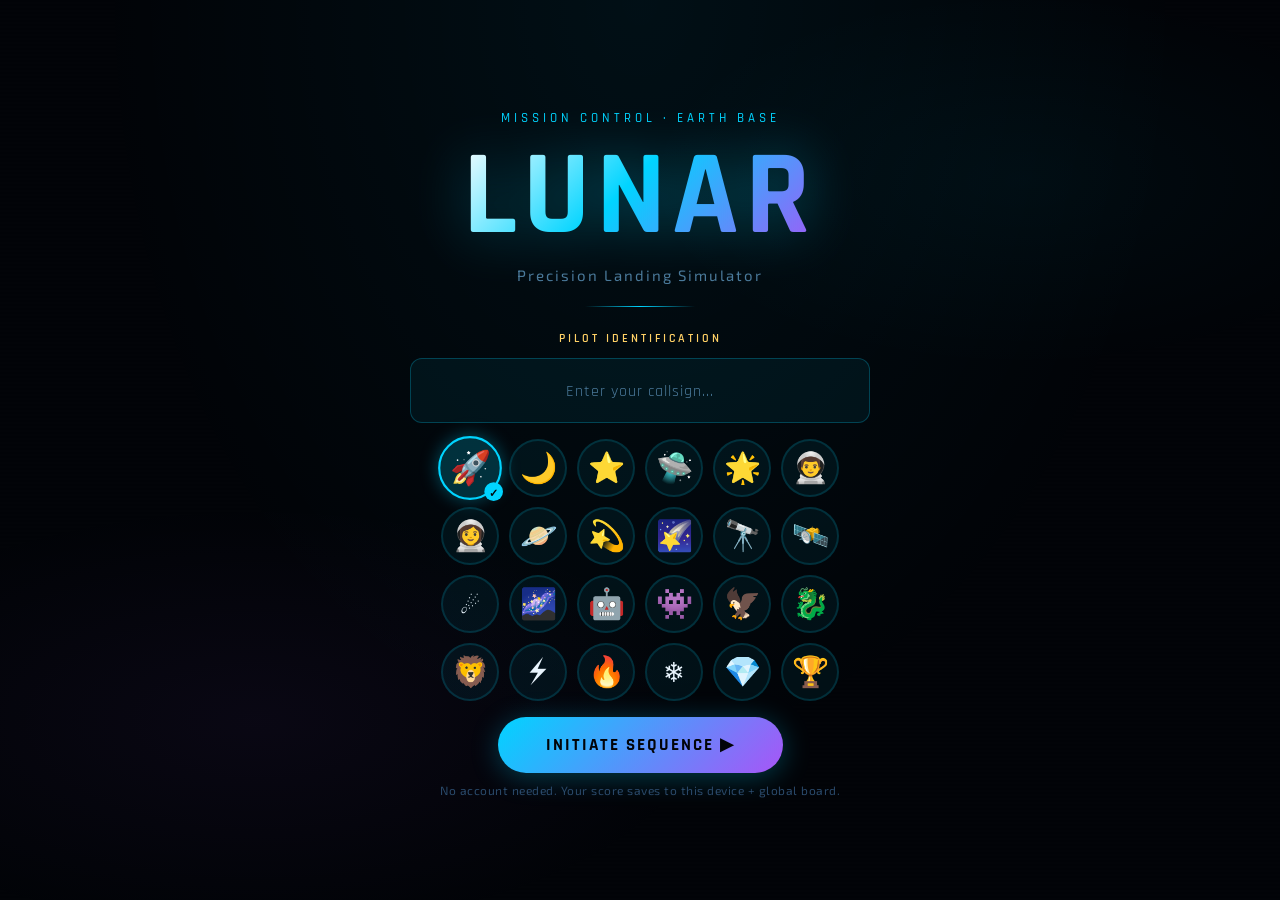
<file: index.html>
<!DOCTYPE html>
<html lang="en">
<head>
<meta charset="UTF-8">
<meta name="viewport" content="width=device-width, initial-scale=1.0, viewport-fit=cover">
<meta name="mobile-web-app-capable" content="yes">
<meta name="apple-mobile-web-app-capable" content="yes">
<meta name="theme-color" content="#020408">
<title>LUNAR — Moon Lander</title>
<link rel="preconnect" href="https://fonts.googleapis.com">
<link rel="preconnect" href="https://fonts.gstatic.com" crossorigin>
<link href="https://fonts.googleapis.com/css2?family=Rajdhani:wght@400;500;600;700&family=JetBrains+Mono:wght@400;700&family=Exo+2:wght@300;400;500;600&display=swap" rel="stylesheet">
<link rel="stylesheet" href="css/base.css">
<link rel="stylesheet" href="css/screens.css">
<link rel="stylesheet" href="css/game.css">
<link rel="stylesheet" href="css/leaderboard.css">
<link rel="stylesheet" href="css/profile.css">
<link rel="stylesheet" href="css/settings.css">
</head>
<body>

<!-- ─── Background Layers ─── -->
<canvas id="star-canvas"></canvas>
<div id="scanlines"></div>
<div id="nebula-bg"></div>

<!-- ══════════════════════════════════
     SCREEN: SPLASH (instant name grab)
════════════════════════════════════ -->
<div id="screen-splash" class="screen active">
  <div class="splash-inner">
    <div class="splash-badge">MISSION CONTROL · EARTH BASE</div>
    <div class="splash-logo">LUNAR</div>
    <div class="splash-tagline">Precision Landing Simulator</div>
    <div class="splash-divider"></div>
    <div class="splash-prompt">
      <div class="prompt-label">PILOT IDENTIFICATION</div>
      <input type="text" id="pilot-name-input" class="pilot-input" placeholder="Enter your callsign..." maxlength="16" autocomplete="off" spellcheck="false">
      <div class="avatar-grid" id="avatar-grid"></div>
      <button class="btn-primary" id="btn-confirm-pilot">INITIATE SEQUENCE ▶</button>
    </div>
    <div class="splash-note">No account needed. Your score saves to this device + global board.</div>
  </div>
</div>

<!-- ══════════════════════════════════
     SCREEN: HOME
════════════════════════════════════ -->
<div id="screen-home" class="screen hidden">
  <div class="home-inner">
    <div class="home-header">
      <div id="pilot-card" class="pilot-card">
        <div class="pilot-avatar" id="home-avatar">🚀</div>
        <div class="pilot-info">
          <div class="pilot-name" id="home-pilot-name">PILOT</div>
          <div class="pilot-rank" id="home-pilot-rank">CADET</div>
        </div>
        <div class="pilot-score-col">
          <div class="pilot-best-label">BEST</div>
          <div class="pilot-best" id="home-best-score">0</div>
        </div>
      </div>
    </div>

    <div class="home-title-wrap">
      <div class="home-badge">Mission Alpha · Apollo Zero</div>
      <div class="home-logo">LUNAR</div>
      <div class="home-sub">Precision Landing Simulator</div>
    </div>

    <div class="home-laws-panel">
      <div class="laws-title">⬡ Laws of the Mission</div>
      <div class="law"><span class="law-num">01</span><span>Land gently — V-Speed &lt;2.0 &amp; H-Speed &lt;1.5 or you crash.</span></div>
      <div class="law"><span class="law-num">02</span><span>Fuel is finite. Every burn costs. Plan your descent.</span></div>
      <div class="law"><span class="law-num">03</span><span>Land on the glowing pad only. Miss it and the moon claims you.</span></div>
      <div class="law"><span class="law-num">04</span><span>Perfect landings grant ×3 bonus. Chain them to multiply glory.</span></div>
      <div class="law"><span class="law-num">05</span><span>Higher levels add wind, turbulence, and tighter pads.</span></div>
    </div>

    <div class="home-keys key-legend">
      <div class="key-item"><span class="key">↑/W</span><span>Thrust</span></div>
      <div class="key-item"><span class="key">← →</span><span>Side</span></div>
      <div class="key-item"><span class="key">Space</span><span>Boost</span></div>
      <div class="key-item"><span class="key">R</span><span>Restart</span></div>
    </div>

    <div class="home-actions">
      <button class="btn-primary glow-btn" id="btn-play">▶ LAUNCH MISSION</button>
      <div class="home-secondary-btns">
        <button class="btn-secondary" id="btn-leaderboard">🏆 LEADERBOARD</button>
        <button class="btn-secondary" id="btn-settings">⚙ SETTINGS</button>
      </div>
    </div>
  </div>
  <div id="home-philosophy-bar" class="philosophy-bar"></div>
</div>

<!-- ══════════════════════════════════
     SCREEN: GAME
════════════════════════════════════ -->
<div id="screen-game" class="screen hidden">
  <!-- HUD -->
  <div id="hud">
    <button class="hud-home-btn" id="btn-hud-home">⌂</button>
    <div class="hud-group">
      <div class="hud-label">ALT</div>
      <div class="hud-val" id="hud-alt">---</div>
    </div>
    <div class="hud-group">
      <div class="hud-label">V-SPD</div>
      <div class="hud-val" id="hud-vspeed">---</div>
    </div>
    <div class="hud-group">
      <div class="hud-label">H-SPD</div>
      <div class="hud-val" id="hud-hspeed">---</div>
    </div>
    <div class="hud-fuel-col">
      <div class="hud-label">FUEL</div>
      <div class="hud-val" id="hud-fuel">100%</div>
      <div class="fuel-bar-bg"><div class="fuel-bar-fill" id="fuel-bar"></div></div>
    </div>
    <div class="hud-group">
      <div class="hud-label">SCORE</div>
      <div class="hud-val" id="hud-score">0</div>
    </div>
    <div class="level-badge" id="level-badge">LVL 1</div>
  </div>

  <canvas id="game-canvas"></canvas>

  <!-- Floating feedback -->
  <div id="streak-banner">🔥 STREAK ACTIVE</div>

  <!-- Result Modal -->
  <div id="msg-overlay">
    <div id="msg-box">
      <div class="msg-icon" id="msg-icon">🌙</div>
      <div class="msg-title" id="msg-title">TOUCHDOWN</div>
      <div class="msg-sub" id="msg-sub">Perfect approach</div>
      <div class="msg-score" id="msg-score">0</div>
      <div class="msg-score-label">MISSION SCORE</div>
      <div class="msg-breakdown" id="msg-breakdown"></div>
      <div class="msg-btns">
        <button class="btn-modal" id="btn-next">NEXT MISSION →</button>
        <button class="btn-modal secondary" id="btn-restart-modal">↺ RESTART</button>
        <button class="btn-modal tertiary" id="btn-modal-home">⌂ HOME</button>
      </div>
    </div>
  </div>

  <!-- Touch Gamepad -->
  <div id="touch-controls">
    <div class="tc-group">
      <div class="tbtn" id="tc-left">◀</div>
      <div class="tbtn" id="tc-right">▶</div>
    </div>
    <div class="tbtn gold" id="tc-up">▲</div>
    <div class="tbtn gold" id="tc-boost">⚡</div>
  </div>
</div>

<!-- ══════════════════════════════════
     SCREEN: LEADERBOARD
════════════════════════════════════ -->
<div id="screen-leaderboard" class="screen hidden">
  <div class="lb-inner">
    <div class="lb-header">
      <button class="back-btn" id="btn-lb-back">← BACK</button>
      <div class="lb-title">🏆 LEADERBOARD</div>
      <div class="lb-subtitle">GLOBAL RANKINGS</div>
    </div>
    <div class="lb-tabs">
      <button class="lb-tab active" data-tab="global">GLOBAL</button>
      <button class="lb-tab" data-tab="today">TODAY</button>
      <button class="lb-tab" data-tab="myrank">MY RANK</button>
    </div>
    <div class="lb-list" id="lb-list">
      <div class="lb-loading">Loading pilots...</div>
    </div>
    <div class="lb-footer-note">Scores are based on: Accuracy · Fuel · Speed · Level · Streak</div>
  </div>
</div>

<!-- ══════════════════════════════════
     SCREEN: SETTINGS
════════════════════════════════════ -->
<div id="screen-settings" class="screen hidden">
  <div class="settings-inner">
    <div class="settings-header">
      <button class="back-btn" id="btn-settings-back">← BACK</button>
      <div class="settings-title">⚙ SETTINGS</div>
    </div>
    <div class="settings-body">
      <div class="setting-group">
        <div class="setting-group-label">AUDIO</div>
        <div class="setting-row">
          <span>Background Music</span>
          <label class="toggle-switch">
            <input type="checkbox" id="toggle-music" checked>
            <span class="toggle-slider"></span>
          </label>
        </div>
        <div class="setting-row">
          <span>Sound Effects</span>
          <label class="toggle-switch">
            <input type="checkbox" id="toggle-sfx" checked>
            <span class="toggle-slider"></span>
          </label>
        </div>
        <div class="setting-row">
          <span>Master Volume</span>
          <input type="range" id="slider-volume" min="0" max="100" value="70" class="range-slider">
        </div>
      </div>
      <div class="setting-group">
        <div class="setting-group-label">DISPLAY</div>
        <div class="setting-row">
          <span>Scanlines Effect</span>
          <label class="toggle-switch">
            <input type="checkbox" id="toggle-scanlines" checked>
            <span class="toggle-slider"></span>
          </label>
        </div>
        <div class="setting-row">
          <span>Particles Intensity</span>
          <select id="select-particles" class="setting-select">
            <option value="low">Low</option>
            <option value="medium" selected>Medium</option>
            <option value="high">High</option>
          </select>
        </div>
      </div>
      <div class="setting-group">
        <div class="setting-group-label">PILOT</div>
        <div class="setting-row">
          <span>Change Callsign</span>
          <button class="btn-small" id="btn-change-name">EDIT</button>
        </div>
        <div class="setting-row">
          <span>Reset Progress</span>
          <button class="btn-small danger" id="btn-reset">RESET</button>
        </div>
      </div>
      <div class="setting-group">
        <div class="setting-group-label">ABOUT</div>
        <div class="about-text">
          LUNAR — Moon Lander v2.0<br>
          Built with physics, precision, and passion.<br>
          Laws of UX: Norman · Hook Model · Flow Theory
        </div>
      </div>
    </div>
  </div>
</div>

<!-- ══════════════════════════════════
     SCREEN: GAME OVER (full session)
════════════════════════════════════ -->
<div id="screen-gameover" class="screen hidden">
  <div class="go-inner">
    <div class="go-icon">💥</div>
    <div class="go-title">SESSION COMPLETE</div>
    <div class="go-pilot" id="go-pilot-name">PILOT</div>
    <div class="go-stats" id="go-stats"></div>
    <div class="go-rank-block">
      <div class="go-rank-label">YOUR RANK</div>
      <div class="go-rank" id="go-rank">#—</div>
      <div class="go-rank-title" id="go-rank-title">—</div>
    </div>
    <div class="go-actions">
      <button class="btn-primary" id="btn-go-play">▶ FLY AGAIN</button>
      <button class="btn-secondary" id="btn-go-lb">🏆 SEE LEADERBOARD</button>
      <button class="btn-secondary" id="btn-go-home">⌂ HOME</button>
    </div>
  </div>
</div>

<!-- JS Modules -->
<script src="js/sounds.js"></script>
<script src="js/audio.js"></script>
<script src="js/stars.js"></script>
<script src="js/storage.js"></script>
<script src="js/leaderboard.js"></script>
<script src="js/profile.js"></script>
<script src="js/settings.js"></script>
<script src="js/physics.js"></script>
<script src="js/renderer.js"></script>
<script src="js/hud.js"></script>
<script src="js/game.js"></script>
<script src="js/screens.js"></script>
<script src="js/main.js"></script>
</body>
</html>
</file>
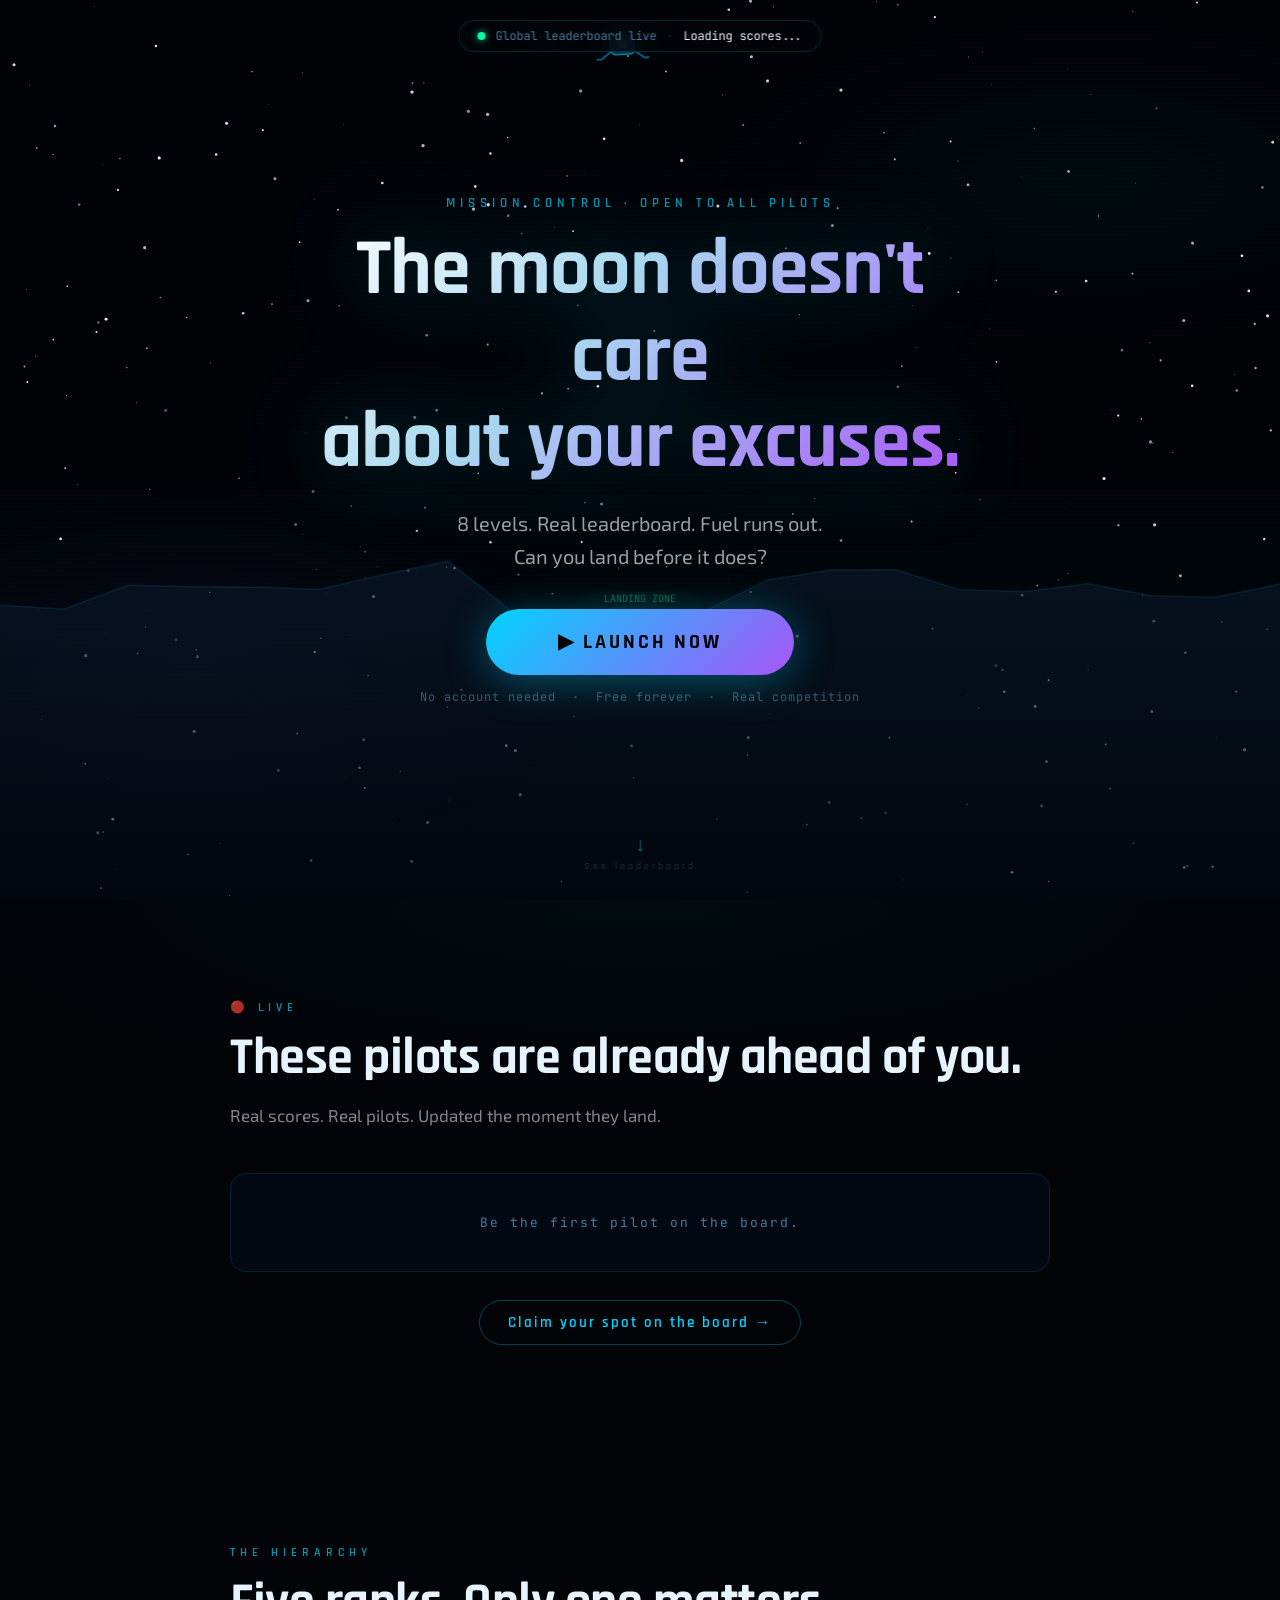
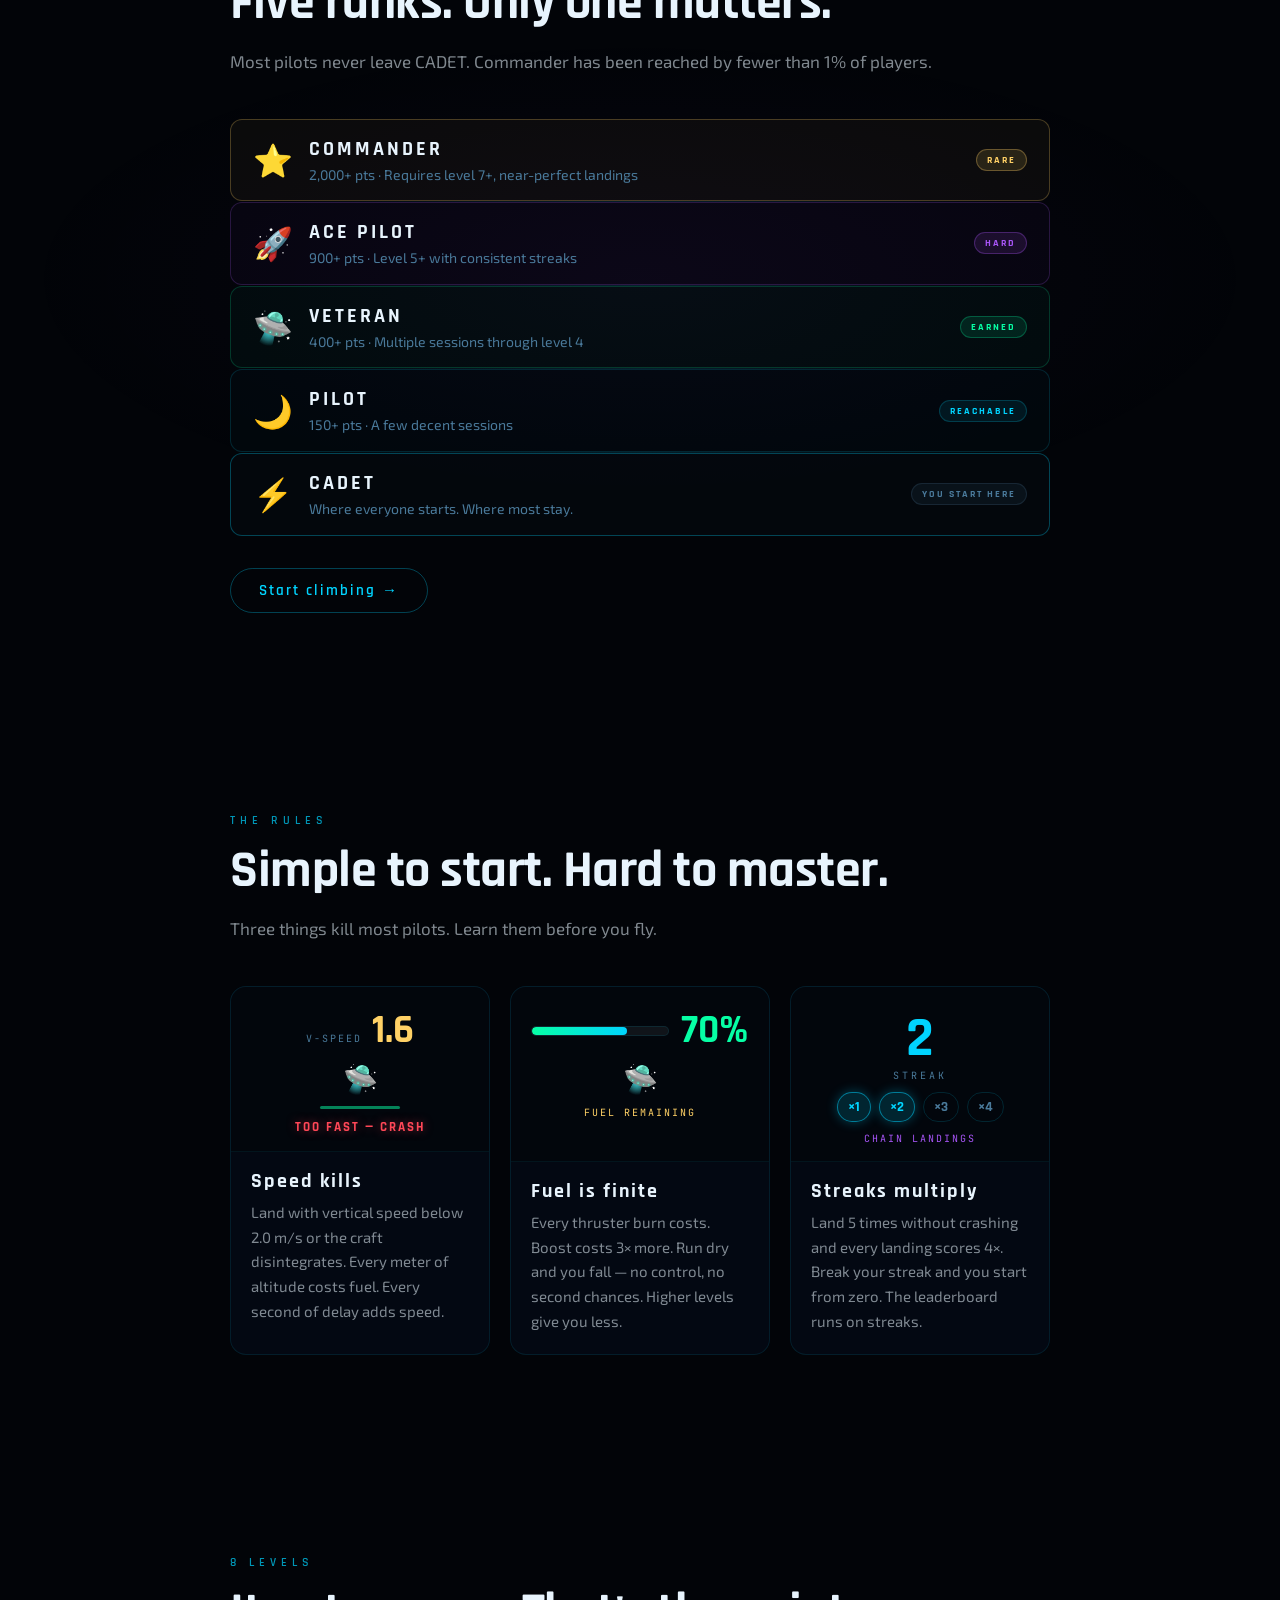
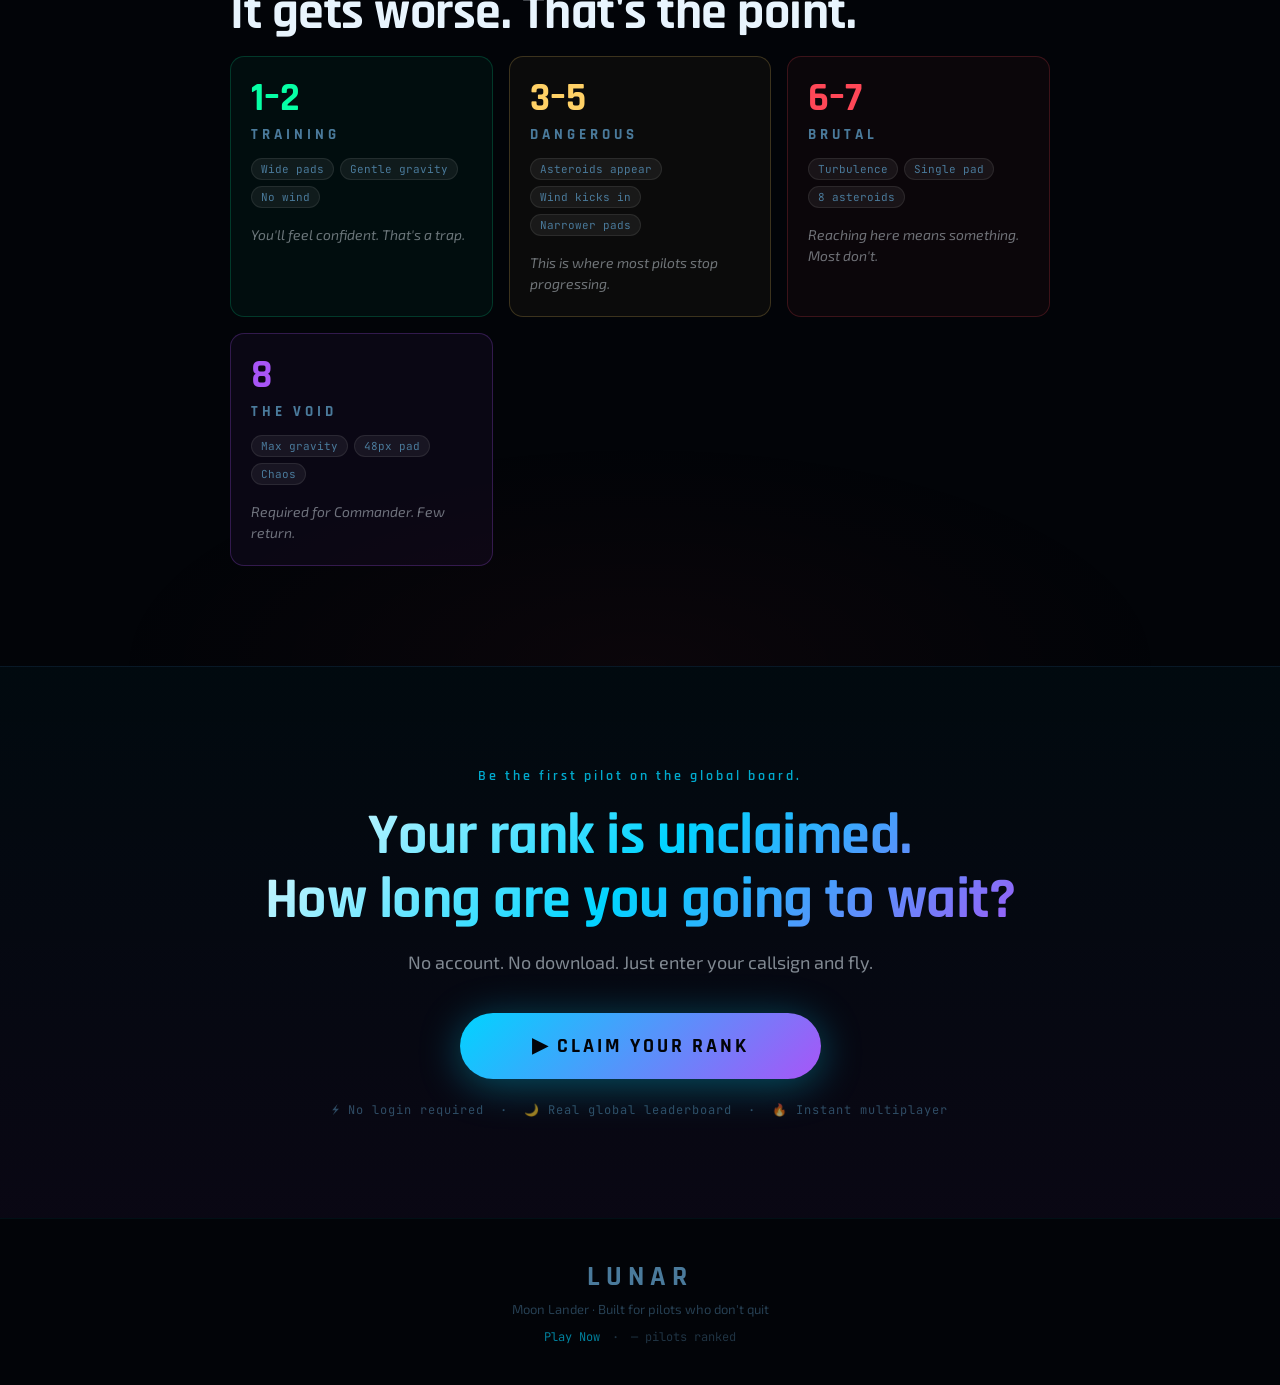
<file: landing.html>
<!DOCTYPE html>
<html lang="en">
<head>
<meta charset="UTF-8">
<meta name="viewport" content="width=device-width, initial-scale=1.0, viewport-fit=cover">
<meta name="theme-color" content="#020408">
<meta name="description" content="8 levels. Real leaderboard. The moon doesn't care about your excuses.">
<meta property="og:title" content="LUNAR — Moon Lander">
<meta property="og:description" content="8 levels. Real leaderboard. Can you reach Commander?">
<title>LUNAR — Moon Lander</title>
<link rel="preconnect" href="https://fonts.googleapis.com">
<link rel="preconnect" href="https://fonts.gstatic.com" crossorigin>
<link href="https://fonts.googleapis.com/css2?family=Rajdhani:wght@400;500;600;700&family=JetBrains+Mono:wght@400;700&family=Exo+2:wght@300;400;500;600&display=swap" rel="stylesheet">
</head>
<body>

<!-- ── STARFIELD ── -->
<canvas id="star-canvas"></canvas>
<div id="nebula"></div>
<div id="scanlines"></div>

<!-- ══════════════════════════════════════
     SECTION 1 — HERO
══════════════════════════════════════ -->
<section id="hero">
  <!-- Live demo canvas — autonomous lander runs here -->
  <canvas id="demo-canvas"></canvas>

  <!-- Live stats bar -->
  <div id="live-bar">
    <div class="live-dot"></div>
    <span id="live-count">— pilots online</span>
    <span class="live-sep">·</span>
    <span id="live-latest">Loading scores...</span>
  </div>

  <!-- Hero content -->
  <div id="hero-content">
    <div id="hero-badge">MISSION CONTROL · OPEN TO ALL PILOTS</div>
    <h1 id="hero-title">The moon doesn't care<br>about your excuses.</h1>
    <p id="hero-sub">8 levels. Real leaderboard. Fuel runs out.<br>Can you land before it does?</p>
    <div id="hero-actions">
      <a href="index.html" id="btn-hero-play">
        <span class="btn-play-inner">▶ LAUNCH NOW</span>
      </a>
      <div id="hero-meta">No account needed &nbsp;·&nbsp; Free forever &nbsp;·&nbsp; Real competition</div>
    </div>
  </div>

  <!-- Scroll hint -->
  <div id="scroll-hint">
    <div class="scroll-arrow">↓</div>
    <div class="scroll-label">See leaderboard</div>
  </div>
</section>

<!-- ══════════════════════════════════════
     SECTION 2 — LIVE LEADERBOARD PREVIEW
══════════════════════════════════════ -->
<section id="section-lb">
  <div class="section-inner">
    <div class="section-eyebrow">🔴 LIVE</div>
    <h2 class="section-title">These pilots are already ahead of you.</h2>
    <p class="section-sub">Real scores. Real pilots. Updated the moment they land.</p>

    <div id="lb-preview">
      <div class="lb-loading-msg">Connecting to mission control...</div>
    </div>

    <div id="lb-cta-row">
      <a href="index.html" class="btn-secondary-link">Claim your spot on the board →</a>
    </div>
  </div>
</section>

<!-- ══════════════════════════════════════
     SECTION 3 — RANK LADDER (ASPIRATION)
══════════════════════════════════════ -->
<section id="section-ranks">
  <div class="section-inner">
    <div class="section-eyebrow">THE HIERARCHY</div>
    <h2 class="section-title">Five ranks. Only one matters.</h2>
    <p class="section-sub">Most pilots never leave CADET. Commander has been reached by fewer than 1% of players.</p>

    <div id="rank-ladder">
      <div class="rank-rung rung-commander">
        <div class="rung-icon">⭐</div>
        <div class="rung-info">
          <div class="rung-title">COMMANDER</div>
          <div class="rung-req">2,000+ pts · Requires level 7+, near-perfect landings</div>
        </div>
        <div class="rung-badge rare">RARE</div>
      </div>
      <div class="rank-connector"></div>
      <div class="rank-rung rung-ace">
        <div class="rung-icon">🚀</div>
        <div class="rung-info">
          <div class="rung-title">ACE PILOT</div>
          <div class="rung-req">900+ pts · Level 5+ with consistent streaks</div>
        </div>
        <div class="rung-badge hard">HARD</div>
      </div>
      <div class="rank-connector"></div>
      <div class="rank-rung rung-veteran">
        <div class="rung-icon">🛸</div>
        <div class="rung-info">
          <div class="rung-title">VETERAN</div>
          <div class="rung-req">400+ pts · Multiple sessions through level 4</div>
        </div>
        <div class="rung-badge medium">EARNED</div>
      </div>
      <div class="rank-connector"></div>
      <div class="rank-rung rung-pilot">
        <div class="rung-icon">🌙</div>
        <div class="rung-info">
          <div class="rung-title">PILOT</div>
          <div class="rung-req">150+ pts · A few decent sessions</div>
        </div>
        <div class="rung-badge easy">REACHABLE</div>
      </div>
      <div class="rank-connector"></div>
      <div class="rank-rung rung-cadet active-rung">
        <div class="rung-icon">⚡</div>
        <div class="rung-info">
          <div class="rung-title">CADET</div>
          <div class="rung-req">Where everyone starts. Where most stay.</div>
        </div>
        <div class="rung-badge you">YOU START HERE</div>
      </div>
    </div>

    <a href="index.html" class="btn-secondary-link" style="margin-top:2rem;display:inline-block">Start climbing →</a>
  </div>
</section>

<!-- ══════════════════════════════════════
     SECTION 4 — HOW IT WORKS (MECHANICS)
══════════════════════════════════════ -->
<section id="section-how">
  <div class="section-inner">
    <div class="section-eyebrow">THE RULES</div>
    <h2 class="section-title">Simple to start. Hard to master.</h2>
    <p class="section-sub">Three things kill most pilots. Learn them before you fly.</p>

    <div id="mechanics-grid">

      <div class="mechanic-card">
        <div class="mech-demo" id="mech-speed">
          <div class="mech-vspeed">
            <span class="mech-label">V-SPEED</span>
            <span class="mech-val danger" id="mspeed-val">3.8</span>
          </div>
          <div class="mech-craft">🛸</div>
          <div class="mech-pad-line"></div>
          <div class="mech-verdict crash-verdict" id="mspeed-verdict">TOO FAST — CRASH</div>
        </div>
        <h3 class="mech-title">Speed kills</h3>
        <p class="mech-desc">Land with vertical speed below 2.0 m/s or the craft disintegrates. Every meter of altitude costs fuel. Every second of delay adds speed.</p>
      </div>

      <div class="mechanic-card">
        <div class="mech-demo" id="mech-fuel">
          <div class="fuel-display">
            <div class="fuel-bar-outer">
              <div class="fuel-bar-inner" id="mfuel-bar"></div>
            </div>
            <span class="mech-val" id="mfuel-val">100%</span>
          </div>
          <div class="mech-craft">🛸</div>
          <div class="mech-label" style="color:var(--gold)">FUEL REMAINING</div>
          <div class="mech-verdict" id="mfuel-verdict" style="opacity:0">EMPTY</div>
        </div>
        <h3 class="mech-title">Fuel is finite</h3>
        <p class="mech-desc">Every thruster burn costs. Boost costs 3× more. Run dry and you fall — no control, no second chances. Higher levels give you less.</p>
      </div>

      <div class="mechanic-card">
        <div class="mech-demo" id="mech-streak">
          <div class="streak-display">
            <div class="streak-num" id="mstreak-num">0</div>
            <div class="streak-label">STREAK</div>
          </div>
          <div class="streak-multipliers">
            <div class="smult" id="sm1">×1</div>
            <div class="smult" id="sm2">×2</div>
            <div class="smult" id="sm3">×3</div>
            <div class="smult" id="sm4">×4</div>
          </div>
          <div class="mech-label" style="color:var(--purple)">CHAIN LANDINGS</div>
        </div>
        <h3 class="mech-title">Streaks multiply</h3>
        <p class="mech-desc">Land 5 times without crashing and every landing scores 4×. Break your streak and you start from zero. The leaderboard runs on streaks.</p>
      </div>

    </div>
  </div>
</section>

<!-- ══════════════════════════════════════
     SECTION 5 — LEVEL PREVIEW
══════════════════════════════════════ -->
<section id="section-levels">
  <div class="section-inner">
    <div class="section-eyebrow">8 LEVELS</div>
    <h2 class="section-title">It gets worse. That's the point.</h2>

    <div id="level-cards">
      <div class="level-card lc-easy">
        <div class="lc-num">1–2</div>
        <div class="lc-title">TRAINING</div>
        <div class="lc-tags">
          <span class="lc-tag">Wide pads</span>
          <span class="lc-tag">Gentle gravity</span>
          <span class="lc-tag">No wind</span>
        </div>
        <div class="lc-feel">You'll feel confident. That's a trap.</div>
      </div>
      <div class="level-card lc-med">
        <div class="lc-num">3–5</div>
        <div class="lc-title">DANGEROUS</div>
        <div class="lc-tags">
          <span class="lc-tag">Asteroids appear</span>
          <span class="lc-tag">Wind kicks in</span>
          <span class="lc-tag">Narrower pads</span>
        </div>
        <div class="lc-feel">This is where most pilots stop progressing.</div>
      </div>
      <div class="level-card lc-hard">
        <div class="lc-num">6–7</div>
        <div class="lc-title">BRUTAL</div>
        <div class="lc-tags">
          <span class="lc-tag">Turbulence</span>
          <span class="lc-tag">Single pad</span>
          <span class="lc-tag">8 asteroids</span>
        </div>
        <div class="lc-feel">Reaching here means something. Most don't.</div>
      </div>
      <div class="level-card lc-void">
        <div class="lc-num">8</div>
        <div class="lc-title">THE VOID</div>
        <div class="lc-tags">
          <span class="lc-tag">Max gravity</span>
          <span class="lc-tag">48px pad</span>
          <span class="lc-tag">Chaos</span>
        </div>
        <div class="lc-feel">Required for Commander. Few return.</div>
      </div>
    </div>
  </div>
</section>

<!-- ══════════════════════════════════════
     SECTION 6 — FINAL CTA
══════════════════════════════════════ -->
<section id="section-cta">
  <div class="section-inner cta-inner">
    <div class="cta-stat" id="cta-pilot-count">Loading...</div>
    <h2 id="cta-title">Your rank is unclaimed.<br>How long are you going to wait?</h2>
    <p id="cta-sub">No account. No download. Just enter your callsign and fly.</p>
    <a href="index.html" id="btn-cta-play">
      <span class="btn-play-inner">▶ CLAIM YOUR RANK</span>
    </a>
    <div id="cta-no-login">⚡ No login required &nbsp;·&nbsp; 🌙 Real global leaderboard &nbsp;·&nbsp; 🔥 Instant multiplayer</div>
  </div>
</section>

<!-- ── FOOTER ── -->
<footer id="footer">
  <div class="footer-logo">LUNAR</div>
  <div class="footer-sub">Moon Lander · Built for pilots who don't quit</div>
  <div class="footer-links">
    <a href="index.html">Play Now</a>
    <span>·</span>
    <span id="footer-count">— pilots ranked</span>
  </div>
</footer>

<script>
/* ════════════════════════════════════════════
   LANDING PAGE ENGINE
   - Starfield
   - Autonomous demo lander (hero canvas)
   - Supabase live leaderboard
   - Mechanic animations
   - Scroll reveal
════════════════════════════════════════════ */

const SUPABASE_URL = "https://slgmriloxwueemhuoffz.supabase.co";
const SUPABASE_KEY = "sb_publishable_WSWQgBvACjvw-Fed_XwBnA_Qsw7sCxs";
const REALTIME_WS  = SUPABASE_URL.replace('https://','wss://') + '/realtime/v1/websocket';

// ── 1. STARFIELD ──────────────────────────
const SC  = document.getElementById('star-canvas');
const stx = SC.getContext('2d');
let stars = [], shooting = [];

function initStars() {
  const DPR = window.devicePixelRatio || 1;
  SC.width  = window.innerWidth  * DPR;
  SC.height = window.innerHeight * DPR;
  SC.style.width  = window.innerWidth  + 'px';
  SC.style.height = window.innerHeight + 'px';
  stx.setTransform(DPR,0,0,DPR,0,0);
  stars = [];
  for (let i = 0; i < 320; i++) {
    stars.push({
      x: Math.random() * window.innerWidth,
      y: Math.random() * window.innerHeight,
      r: Math.random() * 1.5 + 0.2,
      tw: Math.random() * Math.PI * 2,
      spd: Math.random() * 0.02 + 0.003,
      col: ['#ffffff','#c8e8ff','#ffeedd','#e8e8ff'][Math.floor(Math.random()*4)]
    });
  }
}

function drawStars() {
  const W = window.innerWidth, H = window.innerHeight;
  stx.clearRect(0,0,W,H);
  for (const s of stars) {
    s.tw += s.spd;
    stx.globalAlpha = 0.35 + 0.65 * Math.abs(Math.sin(s.tw));
    stx.beginPath(); stx.arc(s.x, s.y, s.r, 0, Math.PI*2);
    stx.fillStyle = s.col; stx.fill();
  }
  // Shooting stars
  if (Math.random() < 0.003) {
    shooting.push({ x: Math.random()*W, y: Math.random()*H*0.4, vx:9+Math.random()*6, vy:3+Math.random()*3, life:1, len:55+Math.random()*35 });
  }
  for (let i = shooting.length-1; i>=0; i--) {
    const s = shooting[i];
    s.x+=s.vx; s.y+=s.vy; s.life-=0.025;
    if (s.life<=0) { shooting.splice(i,1); continue; }
    const g = stx.createLinearGradient(s.x-s.vx*4,s.y-s.vy*4,s.x,s.y);
    g.addColorStop(0,'rgba(255,255,255,0)');
    g.addColorStop(1,`rgba(200,240,255,${s.life*0.85})`);
    stx.globalAlpha = s.life;
    stx.strokeStyle = g; stx.lineWidth = 1.5;
    stx.beginPath(); stx.moveTo(s.x-s.len*(s.vx/10),s.y-s.len*(s.vy/10)); stx.lineTo(s.x,s.y); stx.stroke();
  }
  stx.globalAlpha = 1;
}
initStars();
window.addEventListener('resize', initStars);

// ── 2. DEMO LANDER (autonomous AI pilot) ────────
const DC  = document.getElementById('demo-canvas');
const dct = DC.getContext('2d');
let DPR   = 1;
let demo  = {};
let demoPads     = [];
let demoTerrain  = [];
let demoState    = 'flying'; // flying | landing | exploding | resetting
let demoTimer    = 0;
let demoExhaust  = [];
let demoParts    = [];
let demoPhase    = 0; // which scripted behavior

function initDemo() {
  DPR = window.devicePixelRatio || 1;
  const W = DC.offsetWidth, H = DC.offsetHeight;
  DC.width  = W * DPR; DC.height = H * DPR;
  DC.style.width = W+'px'; DC.style.height = H+'px';
  dct.setTransform(DPR,0,0,DPR,0,0);
  _buildDemoScene(W,H);
}

function _buildDemoScene(W,H) {
  // Simple terrain
  demoTerrain = [];
  const segs = 20, sw = W/segs;
  for (let i=0; i<=segs; i++) {
    demoTerrain.push({
      x: i*sw,
      y: H*0.65 + Math.sin(i*0.8)*18 + Math.cos(i*1.3)*12 + (Math.random()-0.5)*20
    });
  }
  // One landing pad — center stage
  const padSeg = Math.floor(segs*0.45);
  const padW   = 100;
  const padY   = demoTerrain[padSeg].y;
  for (let i=padSeg-1; i<=padSeg+2; i++) if(demoTerrain[i]) demoTerrain[i].y = padY;
  demoPads = [{ x: padSeg*sw - padW/2 + sw, y: padY, w: padW }];

  // Demo craft starting position — scripted phases
  _resetDemoCraft(W, H);
}

function _resetDemoCraft(W, H) {
  // Alternate between: perfect landing, near-miss, crash
  demoPhase = (demoPhase + 1) % 3;
  demo = {
    x: W * (0.25 + Math.random() * 0.5),
    y: H * 0.05,
    vx: (Math.random()-0.5) * 1.5,
    vy: 0.15,
    angle: 0, fuel: 100,
    W, H, lw: 24, lh: 18
  };
  demoState  = 'flying';
  demoTimer  = 0;
  demoExhaust = [];
  demoParts   = [];
}

function _terrainY(x) {
  const sw = DC.offsetWidth / 20;
  const i  = Math.floor(x / sw);
  if (i < 0) return demoTerrain[0]?.y || 300;
  if (i >= demoTerrain.length-1) return demoTerrain[demoTerrain.length-1]?.y || 300;
  const frac = (x - demoTerrain[i].x) / sw;
  return demoTerrain[i].y + (demoTerrain[i+1].y - demoTerrain[i].y)*frac;
}

function _overPad(x) {
  return demoPads.find(p => x >= p.x && x <= p.x+p.w);
}

function updateDemo() {
  if (demoState === 'flying') {
    // AI pilot behavior — guide toward pad
    const pad    = demoPads[0];
    const padCX  = pad.x + pad.w/2;
    const ground = _terrainY(demo.x);
    const alt    = ground - demo.y;

    // Gravity
    demo.vy += 0.04;

    // AI: thrust when descending too fast
    const thrusting = demo.vy > 0.8 && alt < demo.H * 0.65;
    if (thrusting && demo.fuel > 0) { demo.vy -= 0.12; demo.fuel -= 0.2; }

    // AI: steer toward pad
    const dx = padCX - demo.x;
    if (Math.abs(dx) > 12) { demo.vx += (dx > 0 ? -1 : 1) * -0.05; }
    demo.vx *= 0.98;

    // Wall bounce
    if (demo.x < 20)         { demo.x = 20;          demo.vx = Math.abs(demo.vx)*0.5; }
    if (demo.x > demo.W-20)  { demo.x = demo.W-20;   demo.vx = -Math.abs(demo.vx)*0.5; }

    demo.x += demo.vx; demo.y += demo.vy;
    demo.angle = Math.max(-30, Math.min(30, demo.vx * 10));

    // Exhaust
    if (thrusting) {
      for (let i=0; i<3; i++) {
        demoExhaust.push({
          x:demo.x+(Math.random()-0.5)*6, y:demo.y+demo.lh/2,
          vx:(Math.random()-0.5)*1.2, vy:Math.random()*2+0.5,
          life:1, sz:1.5+Math.random()*2,
          col:['#00d4ff','#a855f7','#fff'][Math.floor(Math.random()*3)]
        });
      }
    }

    // Collision
    if (demo.y + demo.lh/2 >= ground) {
      const onPad = _overPad(demo.x);
      if (onPad && demo.vy < 2.5 && Math.abs(demo.vx) < 2.0) {
        // LANDING
        demoState = 'landing'; demoTimer = 90; // hold 1.5s
        _spawnLandParticles();
      } else {
        // CRASH
        demoState = 'exploding'; demoTimer = 120;
        _spawnCrashParticles(demo.x, ground);
      }
    }
  } else if (demoState === 'landing' || demoState === 'exploding') {
    demoTimer--;
    if (demoTimer <= 0) {
      demoState = 'resetting'; demoTimer = 40;
    }
  } else if (demoState === 'resetting') {
    demoTimer--;
    if (demoTimer <= 0) _resetDemoCraft(DC.offsetWidth, DC.offsetHeight);
  }

  // Tick particles
  for (let i=demoExhaust.length-1; i>=0; i--) {
    const e=demoExhaust[i]; e.x+=e.vx; e.y+=e.vy; e.life-=0.07;
    if(e.life<=0) demoExhaust.splice(i,1);
  }
  for (let i=demoParts.length-1; i>=0; i--) {
    const p=demoParts[i]; p.x+=p.vx; p.y+=p.vy; p.vy+=0.1; p.life-=p.dec;
    if(p.life<=0) demoParts.splice(i,1);
  }
}

function _spawnLandParticles() {
  for (let i=0; i<40; i++) {
    demoParts.push({
      x:demo.x, y:demo.y+demo.lh/2,
      vx:(Math.random()-0.5)*5, vy:-Math.random()*4-0.5,
      life:1, dec:0.016, sz:2+Math.random()*3,
      col:['#06ffa5','#00d4ff','#ffd166','#fff'][Math.floor(Math.random()*4)]
    });
  }
}

function _spawnCrashParticles(x,y) {
  for (let i=0; i<60; i++) {
    demoParts.push({
      x, y,
      vx:(Math.random()-0.5)*8, vy:-Math.random()*6,
      life:1, dec:0.012, sz:2+Math.random()*4.5,
      col:['#ff4757','#ffd166','#ff6b35','#fff'][Math.floor(Math.random()*4)]
    });
  }
}

function drawDemo() {
  const W = DC.offsetWidth, H = DC.offsetHeight;
  dct.clearRect(0,0,W,H);

  // Subtle ground glow
  const gg = dct.createLinearGradient(0,H*0.55,0,H);
  gg.addColorStop(0,'rgba(0,212,255,0.03)');
  gg.addColorStop(1,'rgba(0,212,255,0)');
  dct.fillStyle = gg; dct.fillRect(0,H*0.55,W,H*0.45);

  // Terrain
  if (demoTerrain.length) {
    dct.beginPath(); dct.moveTo(0,H);
    for (const p of demoTerrain) dct.lineTo(p.x, p.y);
    dct.lineTo(W,H); dct.closePath();
    const tg = dct.createLinearGradient(0,H*0.5,0,H);
    tg.addColorStop(0,'rgba(14,32,55,0.95)'); tg.addColorStop(1,'rgba(4,10,20,1)');
    dct.fillStyle = tg; dct.fill();
    dct.beginPath(); dct.moveTo(demoTerrain[0].x,demoTerrain[0].y);
    for(let i=1;i<demoTerrain.length;i++) dct.lineTo(demoTerrain[i].x,demoTerrain[i].y);
    dct.strokeStyle='rgba(0,180,255,0.2)'; dct.lineWidth=1.5; dct.stroke();
  }

  // Landing pad
  const t = Date.now()/1000;
  for (const p of demoPads) {
    const cx = p.x+p.w/2, pulse = 0.55+0.45*Math.sin(t*2.2);
    const pg = dct.createLinearGradient(p.x,0,p.x+p.w,0);
    pg.addColorStop(0,'rgba(6,255,165,0)');
    pg.addColorStop(0.2,`rgba(6,255,165,${0.9*pulse})`);
    pg.addColorStop(0.8,`rgba(6,255,165,${0.9*pulse})`);
    pg.addColorStop(1,'rgba(6,255,165,0)');
    dct.fillStyle=pg; dct.fillRect(p.x,p.y-2,p.w,3);
    const hg=dct.createRadialGradient(cx,p.y,0,cx,p.y,p.w*0.7);
    hg.addColorStop(0,`rgba(6,255,165,${0.08*pulse})`); hg.addColorStop(1,'rgba(6,255,165,0)');
    dct.fillStyle=hg; dct.fillRect(p.x-20,p.y-20,p.w+40,40);
    const fs=Math.max(8,Math.min(10,W*0.022));
    dct.font=`${fs}px 'JetBrains Mono', monospace`;
    dct.fillStyle=`rgba(6,255,165,${0.6*pulse})`;
    dct.textAlign='center'; dct.fillText('LANDING ZONE',cx,p.y-10);
  }

  // Exhaust
  for (const e of demoExhaust) {
    dct.globalAlpha=e.life*0.7;
    dct.beginPath(); dct.arc(e.x,e.y,e.sz,0,Math.PI*2);
    dct.fillStyle=e.col; dct.fill();
  }
  dct.globalAlpha=1;

  // Lander (only when flying or just landed)
  if (demoState === 'flying' || demoState === 'landing') {
    dct.save();
    dct.translate(demo.x, demo.y);
    dct.rotate(demo.angle*Math.PI/180);
    const {lw,lh} = demo;
    // Legs
    dct.strokeStyle='rgba(0,200,255,0.7)'; dct.lineWidth=2;
    dct.beginPath(); dct.moveTo(-lw/2,lh/3); dct.lineTo(-lw*0.9,lh/2+4); dct.lineTo(-lw*1.1,lh/2+4); dct.stroke();
    dct.beginPath(); dct.moveTo(lw/2,lh/3);  dct.lineTo(lw*0.9,lh/2+4);  dct.lineTo(lw*1.1,lh/2+4);  dct.stroke();
    // Body
    dct.beginPath(); dct.roundRect(-lw/2,-lh/2,lw,lh,5);
    const bg=dct.createLinearGradient(0,-lh/2,0,lh/2);
    bg.addColorStop(0,'rgba(0,212,255,0.9)'); bg.addColorStop(0.5,'rgba(0,138,208,0.8)'); bg.addColorStop(1,'rgba(0,68,148,0.9)');
    dct.fillStyle=bg; dct.fill();
    dct.strokeStyle='rgba(0,255,255,0.75)'; dct.lineWidth=1.5; dct.stroke();
    // Porthole
    dct.beginPath(); dct.arc(0,-2,5,0,Math.PI*2);
    dct.fillStyle='rgba(180,240,255,0.9)'; dct.fill();
    // Landing state glow
    if (demoState==='landing') {
      dct.beginPath(); dct.arc(0,0,lw*1.5,0,Math.PI*2);
      dct.strokeStyle=`rgba(6,255,165,${0.3+0.2*Math.sin(t*8)})`; dct.lineWidth=2; dct.stroke();
    }
    dct.restore();
  }

  // Particles
  for (const p of demoParts) {
    dct.globalAlpha=p.life;
    dct.beginPath(); dct.arc(p.x,p.y,p.sz,0,Math.PI*2);
    dct.fillStyle=p.col; dct.fill();
  }
  dct.globalAlpha=1;
}

// ── 3. LIVE LEADERBOARD FROM SUPABASE ────────
let _boardCache = [];
let _realtimeWS = null;

async function fetchBoard() {
  try {
    const res = await fetch(
      `${SUPABASE_URL}/rest/v1/scores?select=name,avatar,score,level,streak,created_at&order=score.desc&limit=5`,
      { headers: { 'apikey': SUPABASE_KEY, 'Authorization': `Bearer ${SUPABASE_KEY}` } }
    );
    if (!res.ok) return [];
    const rows = await res.json();
    return rows.map(r => ({
      name:   r.name   || 'UNKNOWN',
      avatar: r.avatar || '🚀',
      score:  r.score  || 0,
      level:  r.level  || 1,
      streak: r.streak || 0,
      date:   r.created_at
                ? new Date( /[Z+]/.test(r.created_at.slice(-6)) ? r.created_at : r.created_at+'Z' ).getTime()
                : Date.now()
    }));
  } catch(e) { return []; }
}

async function fetchTotalPilots() {
  try {
    const res = await fetch(
      `${SUPABASE_URL}/rest/v1/scores?select=count`,
      { headers: { 'apikey': SUPABASE_KEY, 'Authorization': `Bearer ${SUPABASE_KEY}`, 'Prefer': 'count=exact', 'Range': '0-0' } }
    );
    const cr  = res.headers.get('Content-Range') || '';
    const match = cr.match(/\/(\d+)/);
    return match ? parseInt(match[1]) : null;
  } catch(e) { return null; }
}

function _fmt(n) { return n >= 1000 ? (n/1000).toFixed(1)+'K' : String(n); }

function _formatDate(ts) {
  const diff = Date.now() - ts;
  if (diff < 0)      return 'just now';
  if (diff < 45000)  return 'just now';
  if (diff < 120000) return '1m ago';
  if (diff < 3600000) return Math.floor(diff/60000)+'m ago';
  if (diff < 7200000) return '1h ago';
  if (diff < 86400000) return Math.floor(diff/3600000)+'h ago';
  return Math.floor(diff/86400000)+'d ago';
}

function _rankColor(score) {
  if (score >= 2000) return '#ffd166';
  if (score >= 900)  return '#a855f7';
  if (score >= 400)  return '#06ffa5';
  if (score >= 150)  return '#00d4ff';
  return '#4a7a9b';
}

function _rankTitle(score) {
  if (score >= 2000) return '⭐ COMMANDER';
  if (score >= 900)  return '🚀 ACE PILOT';
  if (score >= 400)  return '🛸 VETERAN';
  if (score >= 150)  return '🌙 PILOT';
  return '⚡ CADET';
}

const MEDALS = {1:'🥇',2:'🥈',3:'🥉'};

function renderBoard(board) {
  const container = document.getElementById('lb-preview');
  if (!container) return;
  if (!board || board.length === 0) {
    container.innerHTML = '<div class="lb-loading-msg">Be the first pilot on the board.</div>';
    return;
  }
  container.innerHTML = board.map((e,i) => {
    const rank  = i+1;
    const medal = MEDALS[rank] || `#${rank}`;
    const rc    = _rankColor(e.score);
    return `
      <div class="lb-row" style="--rc:${rc}">
        <div class="lb-rank">${medal}</div>
        <div class="lb-avatar">${e.avatar}</div>
        <div class="lb-info">
          <div class="lb-name">${e.name}</div>
          <div class="lb-meta">${_rankTitle(e.score)} · LVL ${e.level} · ${_formatDate(e.date)}</div>
        </div>
        <div class="lb-score" style="color:${rc}">${e.score}</div>
      </div>`;
  }).join('');
}

function updateLiveBar(board, total) {
  const count = document.getElementById('live-count');
  const latest = document.getElementById('live-latest');
  const footer = document.getElementById('footer-count');
  const ctaStat = document.getElementById('cta-pilot-count');

  // Estimate "online" as pilots who scored in last 10 min
  const online = board.filter(e => Date.now() - e.date < 600000).length;
  if (count) count.textContent = online > 0
    ? `${online} pilot${online>1?'s':''} active recently`
    : 'Global leaderboard live';

  if (latest && board.length > 0) {
    const top = board[0];
    latest.textContent = `${top.avatar} ${top.name} leads with ${top.score} pts`;
  }

  if (footer && total !== null) footer.textContent = `${total} pilot${total!==1?'s':''} ranked`;

  if (ctaStat) {
    if (total !== null && total > 0) {
      ctaStat.textContent = `${total} pilot${total!==1?'s':''} have already claimed their rank.`;
    } else {
      ctaStat.textContent = 'Be the first pilot on the global board.';
    }
  }
}

function connectRealtime() {
  try {
    const ws = new WebSocket(`${REALTIME_WS}?apikey=${SUPABASE_KEY}&vsn=1.0.0`);
    _realtimeWS = ws;
    ws.onopen = () => {
      ws.send(JSON.stringify({
        topic: 'realtime:public:scores', event: 'phx_join',
        payload: { config: { postgres_changes: [{ event:'*', schema:'public', table:'scores' }] } },
        ref: '1'
      }));
      setInterval(() => {
        if(ws.readyState===1) ws.send(JSON.stringify({topic:'phoenix',event:'heartbeat',payload:{},ref:null}));
      }, 25000);
    };
    ws.onmessage = async (ev) => {
      try {
        const msg = JSON.parse(ev.data);
        if (msg.event === 'postgres_changes') {
          // Live score change — refetch top 5
          const board = await fetchBoard();
          _boardCache = board;
          renderBoard(board);
          const total = await fetchTotalPilots();
          updateLiveBar(board, total);
          // Flash the live indicator
          const dot = document.querySelector('.live-dot');
          if (dot) { dot.style.transform='scale(2)'; setTimeout(()=>dot.style.transform='',400); }
        }
      } catch(e) {}
    };
    ws.onclose = () => { setTimeout(connectRealtime, 5000); };
  } catch(e) {}
}

async function initLeaderboard() {
  const [board, total] = await Promise.all([fetchBoard(), fetchTotalPilots()]);
  _boardCache = board;
  renderBoard(board);
  updateLiveBar(board, total);
  connectRealtime();
}

// ── 4. MECHANIC ANIMATIONS ────────────────
function animateSpeedMechanic() {
  const val = document.getElementById('mspeed-val');
  const verdict = document.getElementById('mspeed-verdict');
  if (!val || !verdict) return;
  let v = 0.2, dir = 1, crashed = false;
  setInterval(() => {
    if (crashed) { v=0.2; crashed=false; verdict.textContent=''; verdict.style.opacity='0'; val.className='mech-val ok'; }
    v += dir * 0.08;
    if (v >= 4.0) { crashed=true; dir=-1; verdict.textContent='TOO FAST — CRASH 💥'; verdict.style.opacity='1'; verdict.className='mech-verdict crash-verdict'; }
    if (v <= 0.2) dir=1;
    val.textContent = v.toFixed(1);
    val.className = v>2.5 ? 'mech-val danger' : v>1.5 ? 'mech-val warn' : 'mech-val ok';
  }, 120);
}

function animateFuelMechanic() {
  const bar = document.getElementById('mfuel-bar');
  const val = document.getElementById('mfuel-val');
  const verdict = document.getElementById('mfuel-verdict');
  if (!bar||!val||!verdict) return;
  let fuel = 100;
  setInterval(() => {
    fuel -= 1.2;
    if (fuel <= 0) { fuel = 100; verdict.style.opacity='0'; }
    const pct = Math.max(0,fuel);
    bar.style.width = pct+'%';
    bar.style.background = pct<15 ? 'linear-gradient(90deg,#ff4757,#ff6b6b)' : pct<30 ? 'linear-gradient(90deg,#ffd166,#ffaa33)' : 'linear-gradient(90deg,#06ffa5,#00d4ff)';
    val.textContent = Math.ceil(pct)+'%';
    val.style.color = pct<15 ? '#ff4757' : pct<30 ? '#ffd166' : '#06ffa5';
    if (pct < 5) { verdict.style.opacity='1'; verdict.textContent='OUT OF FUEL'; }
  }, 80);
}

function animateStreakMechanic() {
  const num  = document.getElementById('mstreak-num');
  const mults= [document.getElementById('sm1'),document.getElementById('sm2'),document.getElementById('sm3'),document.getElementById('sm4')];
  if (!num) return;
  let streak = 0;
  setInterval(() => {
    streak = (streak >= 6) ? 0 : streak+1;
    num.textContent = streak;
    num.style.color = streak>=5 ? '#ffd166' : streak>=3 ? '#a855f7' : streak>=2 ? '#00d4ff' : '#4a7a9b';
    mults.forEach((m,i) => {
      if (!m) return;
      const active = (i===0&&streak>=1)||(i===1&&streak>=2)||(i===2&&streak>=3)||(i===3&&streak>=5);
      m.className = 'smult' + (active?' smult-active':'');
    });
  }, 900);
}

// ── 5. SCROLL REVEAL ─────────────────────
function initScrollReveal() {
  const els = document.querySelectorAll('.section-inner, .rank-rung, .mechanic-card, .level-card');
  const obs = new IntersectionObserver((entries) => {
    entries.forEach(e => {
      if (e.isIntersecting) { e.target.classList.add('revealed'); obs.unobserve(e.target); }
    });
  }, { threshold: 0.1 });
  els.forEach(el => { el.classList.add('will-reveal'); obs.observe(el); });
}

// ── MAIN LOOP ────────────────────────────
function loop() {
  drawStars();
  updateDemo();
  drawDemo();
  requestAnimationFrame(loop);
}

// ── BOOT ────────────────────────────────
window.addEventListener('DOMContentLoaded', () => {
  initDemo();
  initLeaderboard();
  animateSpeedMechanic();
  animateFuelMechanic();
  animateStreakMechanic();
  initScrollReveal();
  loop();
});
window.addEventListener('resize', () => { initDemo(); initStars(); });
</script>

<style>
/* ════════════════════════════════════════
   LANDING PAGE STYLES
════════════════════════════════════════ */
:root {
  --void:   #020408;
  --blue:   #00d4ff;
  --gold:   #ffd166;
  --green:  #06ffa5;
  --red:    #ff4757;
  --purple: #a855f7;
  --bright: #e8f4fd;
  --dim:    #4a7a9b;
  --font-h: 'Rajdhani', sans-serif;
  --font-m: 'JetBrains Mono', monospace;
  --font-b: 'Exo 2', sans-serif;
}
*, *::before, *::after { margin:0; padding:0; box-sizing:border-box; }
html { scroll-behavior: smooth; }
body {
  background: var(--void);
  color: var(--bright);
  font-family: var(--font-b);
  overflow-x: hidden;
  -webkit-font-smoothing: antialiased;
}
a { text-decoration:none; color:inherit; }

/* FIXED BACKGROUND LAYERS */
#star-canvas, #nebula, #scanlines {
  position: fixed; inset:0; pointer-events:none; z-index:0;
}
#nebula {
  background:
    radial-gradient(ellipse 55% 35% at 15% 75%, rgba(168,85,247,.05) 0%, transparent 60%),
    radial-gradient(ellipse 50% 30% at 85% 20%, rgba(0,212,255,.04) 0%, transparent 60%);
}
#scanlines {
  background: repeating-linear-gradient(0deg,transparent,transparent 2px,rgba(0,0,0,.02) 2px,rgba(0,0,0,.02) 4px);
  z-index:1;
}

/* SECTIONS */
section { position:relative; z-index:2; }

/* ── HERO ── */
#hero {
  position: relative;
  min-height: 100dvh;
  display: flex; flex-direction:column; align-items:center; justify-content:center;
  overflow: hidden;
}
#demo-canvas {
  position: absolute; inset:0;
  width:100%; height:100%;
  opacity: 0.65;
}

/* Live bar */
#live-bar {
  position: absolute; top: 20px; left:50%; transform: translateX(-50%);
  display: flex; align-items:center; gap:10px;
  background: rgba(2,4,8,0.75);
  border: 1px solid rgba(0,212,255,0.18);
  border-radius: 40px;
  padding: 7px 18px;
  font-family: var(--font-m);
  font-size: clamp(10px,2.5vw,12px);
  color: var(--dim);
  white-space: nowrap;
  backdrop-filter: blur(12px);
  z-index: 10;
}
.live-dot {
  width: 8px; height:8px; border-radius:50%;
  background: var(--green);
  box-shadow: 0 0 8px rgba(6,255,165,0.8);
  animation: pulse-dot 1.5s ease-in-out infinite;
  flex-shrink:0;
  transition: transform 0.3s;
}
@keyframes pulse-dot { 0%,100%{opacity:1;} 50%{opacity:0.35;} }
.live-sep { color: rgba(74,122,155,0.4); }
#live-latest { color: var(--bright); }

/* Hero content */
#hero-content {
  position: relative; z-index:5;
  text-align: center;
  padding: 0 20px;
  max-width: 700px;
  animation: fadeUp 1s ease both;
}
@keyframes fadeUp { from{opacity:0;transform:translateY(20px);} to{opacity:1;transform:translateY(0);} }
#hero-badge {
  font-family: var(--font-h);
  font-size: clamp(10px,2.5vw,13px);
  font-weight:600; letter-spacing:5px;
  color: var(--blue); opacity:.7;
  margin-bottom: 16px;
}
#hero-title {
  font-family: var(--font-h);
  font-size: clamp(36px,8vw,80px);
  font-weight: 700;
  line-height: 1.08;
  letter-spacing: -1px;
  background: linear-gradient(135deg, #fff 0%, #a8d8f0 40%, #a855f7 100%);
  -webkit-background-clip: text; -webkit-text-fill-color: transparent;
  background-clip: text;
  filter: drop-shadow(0 0 40px rgba(0,212,255,0.25));
  margin-bottom: 20px;
}
#hero-sub {
  font-family: var(--font-b);
  font-size: clamp(14px,3vw,20px);
  font-weight: 400; line-height:1.65;
  color: rgba(232,244,253,0.65);
  margin-bottom: 36px;
}
#hero-actions { display:flex; flex-direction:column; align-items:center; gap:14px; }

/* PLAY BUTTON */
#btn-hero-play, #btn-cta-play {
  display: inline-block;
  background: linear-gradient(135deg, var(--blue), var(--purple));
  border-radius: 50px;
  padding: clamp(16px,4vw,20px) clamp(40px,10vw,72px);
  font-family: var(--font-h);
  font-size: clamp(15px,4vw,20px);
  font-weight: 700;
  letter-spacing: 3px;
  color: var(--void);
  box-shadow: 0 6px 40px rgba(0,212,255,0.35);
  animation: glow-pulse 2.5s ease-in-out infinite;
  position: relative; overflow:hidden;
  transition: transform 0.15s, box-shadow 0.15s;
}
#btn-hero-play::before, #btn-cta-play::before {
  content:''; position:absolute; inset:0;
  background: rgba(255,255,255,0.15);
  transform: translateX(-100%);
  transition: transform 0.4s;
}
#btn-hero-play:hover::before, #btn-cta-play:hover::before { transform:translateX(100%); }
#btn-hero-play:hover, #btn-cta-play:hover {
  transform: translateY(-3px);
  box-shadow: 0 10px 50px rgba(0,212,255,0.55);
}
@keyframes glow-pulse {
  0%,100%{ box-shadow:0 6px 40px rgba(0,212,255,0.35); }
  50%{ box-shadow:0 8px 60px rgba(0,212,255,0.6), 0 0 30px rgba(168,85,247,0.3); }
}
#hero-meta {
  font-family: var(--font-m);
  font-size: clamp(10px,2.3vw,12px);
  color: rgba(74,122,155,0.7);
  letter-spacing: 1px;
}

/* Scroll hint */
#scroll-hint {
  position:absolute; bottom:28px; left:50%; transform:translateX(-50%);
  display:flex; flex-direction:column; align-items:center; gap:4px;
  z-index:5; opacity:0.45;
  animation: bob 2s ease-in-out infinite;
}
@keyframes bob { 0%,100%{transform:translateX(-50%) translateY(0);} 50%{transform:translateX(-50%) translateY(8px);} }
.scroll-arrow { font-size:20px; color:var(--blue); }
.scroll-label { font-family:var(--font-h); font-size:10px; letter-spacing:3px; color:var(--dim); }

/* ── SHARED SECTION STYLES ── */
.section-inner {
  max-width: 900px;
  margin: 0 auto;
  padding: clamp(60px,10vw,100px) clamp(20px,5vw,40px);
}
.section-eyebrow {
  font-family: var(--font-h);
  font-size: clamp(10px,2.5vw,12px);
  font-weight: 600; letter-spacing:5px;
  color: var(--blue); opacity:.7;
  margin-bottom: 14px;
}
.section-title {
  font-family: var(--font-h);
  font-size: clamp(26px,6vw,52px);
  font-weight: 700; line-height:1.12;
  letter-spacing:-0.5px;
  color: var(--bright);
  margin-bottom: 14px;
}
.section-sub {
  font-family: var(--font-b);
  font-size: clamp(14px,3vw,17px);
  font-weight: 400; line-height:1.65;
  color: rgba(232,244,253,0.55);
  margin-bottom: 44px;
}

/* Scroll reveal */
.will-reveal { opacity:0; transform:translateY(24px); transition:opacity 0.6s ease, transform 0.6s ease; }
.revealed    { opacity:1; transform:translateY(0); }

/* ── SECTION 2: LIVE LEADERBOARD ── */
#section-lb { background: radial-gradient(ellipse 80% 50% at 50% 0%, rgba(0,212,255,0.04) 0%, transparent 70%); }
#lb-preview {
  background: rgba(5,12,24,0.7);
  border: 1px solid rgba(0,212,255,0.12);
  border-radius: 16px;
  overflow: hidden;
  margin-bottom: 28px;
  backdrop-filter: blur(12px);
}
.lb-loading-msg {
  padding: 40px; text-align:center;
  font-family:var(--font-m); font-size:13px;
  color:var(--dim); letter-spacing:2px;
  animation: blink 1.2s infinite;
}
@keyframes blink { 50%{opacity:0.3;} }
.lb-row {
  display: flex; align-items:center; gap:14px;
  padding: 14px 20px;
  border-bottom: 1px solid rgba(0,212,255,0.06);
  transition: background 0.2s;
}
.lb-row:last-child { border-bottom:none; }
.lb-row:hover { background:rgba(0,212,255,0.04); }
.lb-rank {
  font-family:var(--font-h); font-size:clamp(14px,4vw,18px); font-weight:700;
  min-width:36px; text-align:center;
}
.lb-avatar { font-size:clamp(22px,6vw,28px); }
.lb-info { flex:1; min-width:0; }
.lb-name {
  font-family:var(--font-h); font-size:clamp(14px,4vw,17px); font-weight:700;
  letter-spacing:2px; color:var(--bright);
  white-space:nowrap; overflow:hidden; text-overflow:ellipsis;
}
.lb-meta {
  font-family:var(--font-b); font-size:clamp(11px,2.5vw,13px);
  color:var(--dim); margin-top:2px; letter-spacing:0.5px;
}
.lb-score {
  font-family:var(--font-h); font-size:clamp(16px,5vw,22px); font-weight:700;
  color:var(--rc,var(--gold)); flex-shrink:0;
}
#lb-cta-row { text-align:center; }
.btn-secondary-link {
  font-family:var(--font-h); font-size:clamp(12px,3vw,15px); font-weight:600;
  letter-spacing:2px; color:var(--blue);
  border:1px solid rgba(0,212,255,0.3);
  padding:12px 28px; border-radius:40px;
  display:inline-block;
  transition:all 0.2s;
}
.btn-secondary-link:hover { background:rgba(0,212,255,0.1); border-color:rgba(0,212,255,0.6); }

/* ── SECTION 3: RANK LADDER ── */
#section-ranks { background: radial-gradient(ellipse 70% 40% at 50% 50%, rgba(168,85,247,0.04) 0%, transparent 70%); }
#rank-ladder { display:flex; flex-direction:column; gap:0; margin-bottom:0; }
.rank-rung {
  display:flex; align-items:center; gap:16px;
  padding:16px 22px;
  border-radius:12px;
  border: 1px solid transparent;
  transition: all 0.3s;
  position:relative;
}
.rank-rung:hover { background: rgba(255,255,255,0.03); transform:translateX(6px); }
.rung-commander { border-color:rgba(255,209,102,0.25); background:rgba(255,209,102,0.04); }
.rung-ace       { border-color:rgba(168,85,247,0.2);   background:rgba(168,85,247,0.03); }
.rung-veteran   { border-color:rgba(6,255,165,0.18);   background:rgba(6,255,165,0.03); }
.rung-pilot     { border-color:rgba(0,212,255,0.15);   background:rgba(0,212,255,0.02); }
.rung-cadet     { border-color:rgba(74,122,155,0.15);  background:rgba(74,122,155,0.03); }
.active-rung    { border-color:rgba(0,212,255,0.3) !important; }
.rung-icon { font-size:clamp(24px,6vw,32px); flex-shrink:0; }
.rung-info { flex:1; min-width:0; }
.rung-title {
  font-family:var(--font-h); font-size:clamp(15px,4vw,20px); font-weight:700;
  letter-spacing:3px; color:var(--bright); margin-bottom:3px;
}
.rung-req {
  font-family:var(--font-b); font-size:clamp(12px,2.8vw,14px);
  color:var(--dim); line-height:1.4;
}
.rung-badge {
  font-family:var(--font-h); font-size:clamp(8px,2vw,10px); font-weight:700;
  letter-spacing:2px; padding:4px 10px; border-radius:20px; flex-shrink:0;
}
.rung-badge.rare   { background:rgba(255,209,102,0.12); color:var(--gold);   border:1px solid rgba(255,209,102,0.3); }
.rung-badge.hard   { background:rgba(168,85,247,0.12);  color:var(--purple); border:1px solid rgba(168,85,247,0.3); }
.rung-badge.medium { background:rgba(6,255,165,0.1);    color:var(--green);  border:1px solid rgba(6,255,165,0.25); }
.rung-badge.easy   { background:rgba(0,212,255,0.08);   color:var(--blue);   border:1px solid rgba(0,212,255,0.2); }
.rung-badge.you    { background:rgba(74,122,155,0.1);   color:var(--dim);    border:1px solid rgba(74,122,155,0.2); }
.rank-connector {
  height:1px; margin:0 44px;
  background:linear-gradient(90deg,transparent,rgba(0,212,255,0.12),transparent);
}

/* ── SECTION 4: MECHANICS ── */
#section-how { background: rgba(2,4,8,0.5); }
#mechanics-grid { display:grid; grid-template-columns:repeat(auto-fit,minmax(260px,1fr)); gap:20px; }
.mechanic-card {
  background:rgba(5,12,24,0.7);
  border:1px solid rgba(0,212,255,0.1);
  border-radius:16px;
  overflow:hidden;
  transition: transform 0.3s, border-color 0.3s;
}
.mechanic-card:hover { transform:translateY(-4px); border-color:rgba(0,212,255,0.25); }
.mech-demo {
  padding:24px 20px 16px;
  background:rgba(0,0,0,0.3);
  border-bottom:1px solid rgba(0,212,255,0.07);
  display:flex; flex-direction:column; align-items:center; gap:10px; min-height:140px;
}
.mech-vspeed { display:flex; align-items:baseline; gap:10px; }
.mech-label { font-family:var(--font-m); font-size:10px; color:var(--dim); letter-spacing:2px; }
.mech-val { font-family:var(--font-h); font-size:clamp(28px,8vw,40px); font-weight:700; line-height:1; transition:color 0.3s; }
.mech-val.ok     { color:var(--green); }
.mech-val.warn   { color:var(--gold); }
.mech-val.danger { color:var(--red); animation:blink 0.5s infinite; }
.mech-craft { font-size:28px; }
.mech-pad-line { width:80px; height:3px; background:rgba(6,255,165,0.5); border-radius:2px; }
.mech-verdict { font-family:var(--font-h); font-size:13px; font-weight:700; letter-spacing:2px; transition:opacity 0.3s; }
.crash-verdict { color:var(--red); text-shadow:0 0 10px rgba(255,71,87,0.5); }

/* Fuel demo */
.fuel-display { display:flex; align-items:center; gap:12px; width:100%; }
.fuel-bar-outer { flex:1; height:10px; background:rgba(255,255,255,0.06); border-radius:5px; overflow:hidden; border:1px solid rgba(0,212,255,0.1); }
.fuel-bar-inner { height:100%; border-radius:5px; transition:width 0.08s linear, background 0.4s; width:100%; }

/* Streak demo */
.streak-display { text-align:center; }
.streak-num { font-family:var(--font-h); font-size:clamp(40px,12vw,56px); font-weight:700; line-height:1; transition:color 0.4s; }
.streak-label { font-family:var(--font-m); font-size:10px; color:var(--dim); letter-spacing:3px; margin-top:2px; }
.streak-multipliers { display:flex; gap:8px; }
.smult { font-family:var(--font-h); font-size:14px; font-weight:700; padding:5px 10px; border-radius:20px; border:1px solid rgba(0,212,255,0.15); color:var(--dim); transition:all 0.4s; }
.smult-active { background:rgba(0,212,255,0.15); border-color:rgba(0,212,255,0.5); color:var(--blue); box-shadow:0 0 12px rgba(0,212,255,0.3); }

.mech-title { font-family:var(--font-h); font-size:clamp(16px,4vw,20px); font-weight:700; letter-spacing:2px; color:var(--bright); padding:16px 20px 6px; }
.mech-desc  { font-family:var(--font-b); font-size:clamp(13px,3vw,15px); font-weight:400; line-height:1.65; color:rgba(232,244,253,0.55); padding:0 20px 20px; }

/* ── SECTION 5: LEVELS ── */
#section-levels { background: radial-gradient(ellipse 60% 40% at 50% 100%, rgba(255,71,87,0.04) 0%, transparent 70%); }
#level-cards { display:grid; grid-template-columns:repeat(auto-fit,minmax(200px,1fr)); gap:16px; }
.level-card {
  border-radius:14px; padding:22px 20px;
  border:1px solid transparent;
  transition:transform 0.3s, box-shadow 0.3s;
  cursor:default;
}
.level-card:hover { transform:translateY(-5px); }
.lc-easy { background:rgba(6,255,165,0.04); border-color:rgba(6,255,165,0.18); }
.lc-med  { background:rgba(255,209,102,0.04); border-color:rgba(255,209,102,0.2); }
.lc-hard { background:rgba(255,71,87,0.04); border-color:rgba(255,71,87,0.2); }
.lc-void { background:rgba(168,85,247,0.05); border-color:rgba(168,85,247,0.25); }
.lc-easy:hover { box-shadow:0 8px 30px rgba(6,255,165,0.12); }
.lc-med:hover  { box-shadow:0 8px 30px rgba(255,209,102,0.12); }
.lc-hard:hover { box-shadow:0 8px 30px rgba(255,71,87,0.12); }
.lc-void:hover { box-shadow:0 8px 30px rgba(168,85,247,0.15); }
.lc-num { font-family:var(--font-h); font-size:clamp(28px,8vw,40px); font-weight:700; line-height:1; margin-bottom:6px; }
.lc-easy .lc-num { color:var(--green); }
.lc-med  .lc-num { color:var(--gold); }
.lc-hard .lc-num { color:var(--red); }
.lc-void .lc-num { color:var(--purple); }
.lc-title { font-family:var(--font-h); font-size:clamp(12px,3vw,15px); font-weight:700; letter-spacing:4px; color:var(--dim); margin-bottom:14px; }
.lc-tags { display:flex; flex-wrap:wrap; gap:6px; margin-bottom:16px; }
.lc-tag { font-family:var(--font-m); font-size:clamp(9px,2.2vw,11px); padding:3px 9px; border-radius:20px; background:rgba(255,255,255,0.06); color:var(--dim); border:1px solid rgba(255,255,255,0.08); }
.lc-feel { font-family:var(--font-b); font-size:clamp(12px,2.8vw,14px); color:rgba(232,244,253,0.45); line-height:1.5; font-style:italic; }

/* ── SECTION 6: FINAL CTA ── */
#section-cta {
  background: linear-gradient(180deg, rgba(0,212,255,0.03) 0%, rgba(168,85,247,0.05) 100%);
  border-top:1px solid rgba(0,212,255,0.08);
}
.cta-inner { text-align:center; }
.cta-stat {
  font-family:var(--font-h); font-size:clamp(11px,3vw,14px); font-weight:600;
  letter-spacing:3px; color:var(--blue); opacity:0.8;
  margin-bottom:20px;
}
#cta-title {
  font-family:var(--font-h); font-size:clamp(28px,7vw,58px); font-weight:700;
  line-height:1.1; letter-spacing:-0.5px;
  background:linear-gradient(135deg,#fff 0%,#00d4ff 50%,#a855f7 100%);
  -webkit-background-clip:text; -webkit-text-fill-color:transparent; background-clip:text;
  margin-bottom:16px;
}
#cta-sub {
  font-family:var(--font-b); font-size:clamp(14px,3vw,18px); font-weight:400;
  color:rgba(232,244,253,0.55); margin-bottom:36px; line-height:1.6;
}
#cta-no-login {
  margin-top:20px;
  font-family:var(--font-m); font-size:clamp(10px,2.5vw,12px);
  color:rgba(74,122,155,0.6); letter-spacing:1px;
}

/* ── FOOTER ── */
#footer {
  position:relative; z-index:2;
  text-align:center;
  padding:40px 20px;
  border-top:1px solid rgba(0,212,255,0.06);
}
.footer-logo { font-family:var(--font-h); font-size:28px; font-weight:700; letter-spacing:6px; color:var(--dim); margin-bottom:6px; }
.footer-sub  { font-family:var(--font-b); font-size:13px; color:rgba(74,122,155,0.5); margin-bottom:12px; }
.footer-links { font-family:var(--font-m); font-size:12px; color:rgba(74,122,155,0.4); display:flex; justify-content:center; align-items:center; gap:12px; }
.footer-links a { color:var(--blue); opacity:0.6; transition:opacity 0.2s; }
.footer-links a:hover { opacity:1; }

/* RESPONSIVE */
@media (max-width: 600px) {
  #live-bar { font-size:10px; padding:5px 12px; gap:6px; max-width:90vw; }
  #live-latest { display:none; }
  .rank-connector { margin:0 24px; }
}
</style>
</body>
</html>
</file>
<file: css/base.css>
/* ════════════════════════════════════════
   base.css — Design tokens & global resets v2.1
   FONTS FIXED: Rajdhani (wide, readable) + JetBrains Mono
   HD: font-smoothing, text-rendering optimized
════════════════════════════════════════ */

/*
  Font strategy:
  - Rajdhani: sci-fi aesthetic with PROPER x-height. Wide characters,
    never looks compressed. Weight 600/700 for HUD is excellent.
  - JetBrains Mono: purpose-built for readability. Perfect x-height,
    clear numerals, crisp at 10px+. Replaces Share Tech Mono.
  - Exo 2: kept for body text — good proportions at small sizes.
*/
@import url('https://fonts.googleapis.com/css2?family=Rajdhani:wght@400;500;600;700&family=JetBrains+Mono:ital,wght@0,400;0,700;1,400&family=Exo+2:wght@300;400;500;600&display=swap');

:root {
  /* ── Color Palette ── */
  --void:    #020408;
  --deep:    #050c14;
  --panel:   rgba(5,12,24,0.92);
  --blue:    #00d4ff;
  --blue2:   #0090cc;
  --gold:    #ffd166;
  --gold2:   #ffaa33;
  --green:   #06ffa5;
  --green2:  #00cc80;
  --red:     #ff4757;
  --red2:    #cc2233;
  --purple:  #a855f7;
  --purple2: #7c3aed;
  --bright:  #e8f4fd;
  --dim:     #4a7a9b;
  --dim2:    #2a4a6b;

  /* ── Typography ── */
  --font-hud:  'Rajdhani', 'Exo 2', sans-serif;
  --font-mono: 'JetBrains Mono', 'Courier New', monospace;
  --font-body: 'Exo 2', sans-serif;

  /* ── Layout safe areas ── */
  --safe-top:    env(safe-area-inset-top, 0px);
  --safe-bottom: env(safe-area-inset-bottom, 0px);
  --safe-left:   env(safe-area-inset-left, 0px);
  --safe-right:  env(safe-area-inset-right, 0px);

  /* ── Transitions ── */
  --trans-fast:   0.15s ease;
  --trans-normal: 0.3s ease;
  --trans-slow:   0.5s ease;
  --bounce:       cubic-bezier(0.34, 1.56, 0.64, 1);
}

/* ─── Reset ─── */
*, *::before, *::after {
  margin: 0; padding: 0;
  box-sizing: border-box;
}

html, body {
  width: 100%; height: 100%;
  background: var(--void);
  font-family: var(--font-mono);
  color: var(--bright);
  overflow: hidden;
  -webkit-tap-highlight-color: transparent;
  touch-action: manipulation;
  user-select: none;
  -webkit-user-select: none;
  /* ── HD text rendering ── */
  -webkit-font-smoothing: antialiased;
  -moz-osx-font-smoothing: grayscale;
  text-rendering: optimizeLegibility;
  font-feature-settings: 'kern' 1, 'liga' 1, 'tnum' 1;
  line-height: 1.45;
}

/* ─── Background Layers ─── */
#star-canvas {
  position: fixed; inset: 0; z-index: 0; pointer-events: none;
}
#scanlines {
  position: fixed; inset: 0; z-index: 2; pointer-events: none;
  background: repeating-linear-gradient(
    0deg,
    transparent, transparent 2px,
    rgba(0,0,0,.018) 2px, rgba(0,0,0,.018) 4px
  );
  transition: opacity var(--trans-normal);
}
#scanlines.hidden { opacity: 0; }
#nebula-bg {
  position: fixed; inset: 0; z-index: 1; pointer-events: none;
  background:
    radial-gradient(ellipse 60% 40% at 20% 80%, rgba(168,85,247,.05) 0%, transparent 60%),
    radial-gradient(ellipse 50% 35% at 80% 20%, rgba(0,212,255,.04) 0%, transparent 60%);
}

/* ─── Screen System ─── */
.screen {
  position: fixed; inset: 0; z-index: 10;
  display: flex; flex-direction: column; align-items: center;
  overflow: hidden;
  transition: opacity var(--trans-slow), transform var(--trans-slow);
}
.screen.hidden {
  opacity: 0; pointer-events: none; transform: scale(0.97);
}
.screen.active { opacity: 1; }
@keyframes slideIn {
  from { opacity: 0; transform: translateX(28px); }
  to   { opacity: 1; transform: translateX(0); }
}
.screen.slide-in { animation: slideIn 0.38s var(--bounce) forwards; }

/* ─── Button System ─── */
.btn-primary {
  font-family: var(--font-hud);
  font-size: clamp(13px, 3.5vw, 17px);
  font-weight: 700;
  letter-spacing: 2px;
  line-height: 1.2;
  color: var(--void);
  background: linear-gradient(135deg, var(--blue), var(--purple));
  border: none;
  padding: clamp(14px, 4vw, 18px) clamp(28px, 8vw, 48px);
  border-radius: 50px;
  cursor: pointer;
  position: relative; overflow: hidden;
  box-shadow: 0 4px 28px rgba(0,212,255,.28);
  transition: transform var(--trans-fast), box-shadow var(--trans-fast);
  white-space: nowrap;
}
.btn-primary::before {
  content: '';
  position: absolute; inset: 0;
  background: rgba(255,255,255,.18);
  transform: translateX(-100%);
  transition: transform 0.4s;
}
.btn-primary:hover::before { transform: translateX(100%); }
.btn-primary:hover {
  transform: translateY(-2px);
  box-shadow: 0 8px 36px rgba(0,212,255,.5);
}
.btn-primary:active { transform: scale(0.96); }

.btn-primary.glow-btn {
  animation: pulseGlow 2.8s ease-in-out infinite;
}
@keyframes pulseGlow {
  0%, 100% { box-shadow: 0 4px 28px rgba(0,212,255,.28); }
  50%       { box-shadow: 0 6px 44px rgba(0,212,255,.55), 0 0 20px rgba(168,85,247,.3); }
}

.btn-secondary {
  font-family: var(--font-hud);
  font-size: clamp(12px, 3vw, 14px);
  font-weight: 600;
  letter-spacing: 1.5px;
  line-height: 1.2;
  color: var(--blue);
  background: rgba(0,212,255,.07);
  border: 1px solid rgba(0,212,255,.25);
  padding: clamp(10px, 3vw, 14px) clamp(16px, 5vw, 28px);
  border-radius: 40px;
  cursor: pointer;
  transition: all var(--trans-fast);
}
.btn-secondary:hover {
  background: rgba(0,212,255,.15);
  border-color: rgba(0,212,255,.5);
  transform: translateY(-1px);
}
.btn-secondary:active { transform: scale(0.96); }

.btn-small {
  font-family: var(--font-hud);
  font-size: 12px;
  font-weight: 600;
  letter-spacing: 1px;
  line-height: 1.2;
  color: var(--blue);
  background: rgba(0,212,255,.08);
  border: 1px solid rgba(0,212,255,.2);
  padding: 7px 16px; border-radius: 20px;
  cursor: pointer;
  transition: all var(--trans-fast);
}
.btn-small:hover { background: rgba(0,212,255,.18); }
.btn-small.danger {
  color: var(--red);
  background: rgba(255,71,87,.08);
  border-color: rgba(255,71,87,.2);
}
.btn-small.danger:hover { background: rgba(255,71,87,.18); }

.back-btn {
  font-family: var(--font-hud);
  font-size: clamp(12px, 3vw, 14px);
  font-weight: 600;
  letter-spacing: 1px;
  line-height: 1.4;
  color: var(--dim);
  background: none; border: none;
  cursor: pointer;
  transition: color var(--trans-fast);
  padding: 8px 4px;
}
.back-btn:hover { color: var(--bright); }

/* ─── Key Legend ─── */
.key-legend {
  display: flex; gap: clamp(8px,3vw,14px);
  flex-wrap: wrap; justify-content: center;
}
.key-item {
  display: flex; align-items: center; gap: 6px;
  font-size: clamp(11px, 2.8vw, 13px);
  font-family: var(--font-body);
  color: var(--dim);
  line-height: 1.3;
}
.key {
  background: rgba(0,212,255,.1);
  border: 1px solid rgba(0,212,255,.25);
  border-radius: 5px;
  padding: 3px 8px;
  font-family: var(--font-mono);
  font-size: clamp(10px, 2.5vw, 12px);
  line-height: 1.3;
  color: var(--blue);
}

/* ─── Toggle Switch ─── */
.toggle-switch {
  position: relative; display: inline-block;
  width: 44px; height: 24px; cursor: pointer;
}
.toggle-switch input { opacity: 0; width: 0; height: 0; }
.toggle-slider {
  position: absolute; inset: 0;
  background: rgba(0,212,255,.12);
  border: 1px solid rgba(0,212,255,.2);
  border-radius: 12px;
  transition: background var(--trans-fast);
}
.toggle-slider::before {
  content: '';
  position: absolute; left: 3px; top: 3px;
  width: 16px; height: 16px;
  background: var(--dim);
  border-radius: 50%;
  transition: transform var(--trans-fast), background var(--trans-fast);
}
.toggle-switch input:checked + .toggle-slider {
  background: rgba(0,212,255,.22);
  border-color: rgba(0,212,255,.4);
}
.toggle-switch input:checked + .toggle-slider::before {
  transform: translateX(20px);
  background: var(--blue);
  box-shadow: 0 0 8px rgba(0,212,255,.6);
}

/* ─── Range Slider ─── */
.range-slider {
  -webkit-appearance: none;
  width: 120px; height: 4px;
  background: rgba(0,212,255,.15);
  border-radius: 2px; outline: none;
  cursor: pointer;
}
.range-slider::-webkit-slider-thumb {
  -webkit-appearance: none;
  width: 16px; height: 16px;
  border-radius: 50%;
  background: var(--blue);
  box-shadow: 0 0 8px rgba(0,212,255,.5);
  cursor: pointer;
}

/* ─── Select ─── */
.setting-select {
  background: rgba(0,212,255,.08);
  border: 1px solid rgba(0,212,255,.2);
  color: var(--bright);
  font-family: var(--font-mono);
  font-size: 12px;
  line-height: 1.4;
  padding: 6px 10px;
  border-radius: 8px; cursor: pointer;
  outline: none;
}

/* ─── Philosophy Bar ─── */
.philosophy-bar {
  position: absolute; bottom: 0; left: 0; right: 0;
  padding: 6px 14px;
  padding-bottom: max(6px, var(--safe-bottom));
  background: rgba(2,4,8,.5);
  border-top: 1px solid rgba(0,212,255,.05);
  font-family: var(--font-body);
  font-size: clamp(9px, 2vw, 11px);
  font-weight: 300;
  letter-spacing: 0.5px;
  line-height: 1.4;
  color: rgba(74,122,155,.5);
  text-align: center; z-index: 6;
  pointer-events: none;
  transition: opacity var(--trans-slow);
}

/* ─── Keyframes ─── */
@keyframes fadeUp {
  from { opacity: 0; transform: translateY(14px); }
  to   { opacity: 1; transform: translateY(0); }
}
@keyframes blink { 50% { opacity: .2; } }
@keyframes spinIn {
  from { transform: rotate(-180deg) scale(0); opacity: 0; }
  to   { transform: rotate(0) scale(1); opacity: 1; }
}
</file>
<file: css/screens.css>
/* ═══════════════════════════════════
   screens.css — Splash / Home / GameOver
   FIXED: All fonts use proper Rajdhani sizing,
   letter-spacing reduced (was too wide for Rajdhani),
   line-height set everywhere
═══════════════════════════════════ */

/* ─── SPLASH SCREEN ─── */
#screen-splash {
  justify-content: center;
  overflow-y: auto;
  -webkit-overflow-scrolling: touch;
  padding: max(32px, var(--safe-top)) 20px max(24px, var(--safe-bottom));
  background: radial-gradient(ellipse at 50% 0%, rgba(0,212,255,.06) 0%, transparent 60%);
}
.splash-inner {
  width: 100%; max-width: 460px;
  display: flex; flex-direction: column; align-items: center;
  gap: 0;
}
.splash-badge {
  font-family: var(--font-hud);
  font-size: clamp(10px, 2.5vw, 13px);
  font-weight: 500;
  letter-spacing: 4px;
  line-height: 1.4;
  color: var(--blue); opacity: .7;
  margin-bottom: 10px;
  animation: fadeUp .8s ease both;
}
.splash-logo {
  font-family: var(--font-hud);
  font-size: clamp(64px, 20vw, 120px);
  font-weight: 700;
  letter-spacing: 6px;
  line-height: 1;
  background: linear-gradient(135deg, #fff 0%, #00d4ff 45%, #a855f7 100%);
  -webkit-background-clip: text;
  -webkit-text-fill-color: transparent;
  background-clip: text;
  filter: drop-shadow(0 0 28px rgba(0,212,255,.35));
  animation: fadeUp .8s ease .15s both;
}
.splash-tagline {
  font-family: var(--font-body);
  font-size: clamp(12px, 3vw, 15px);
  font-weight: 400;
  letter-spacing: 2px;
  line-height: 1.4;
  color: var(--dim); margin-top: 8px;
  animation: fadeUp .8s ease .3s both;
}
.splash-divider {
  width: 110px; height: 1px;
  background: linear-gradient(90deg, transparent, var(--blue), transparent);
  margin: 20px 0 24px;
  animation: fadeUp .8s ease .4s both;
}
.splash-prompt {
  width: 100%;
  display: flex; flex-direction: column; align-items: center; gap: 16px;
  animation: fadeUp .8s ease .55s both;
}
.prompt-label {
  font-family: var(--font-hud);
  font-size: clamp(10px, 2.5vw, 12px);
  font-weight: 600;
  letter-spacing: 3px;
  line-height: 1.4;
  color: var(--gold); margin-bottom: -6px;
}
.pilot-input {
  width: 100%;
  background: rgba(0,212,255,.06);
  border: 1px solid rgba(0,212,255,.25);
  border-radius: 12px;
  padding: clamp(13px,4vw,17px) 20px;
  color: var(--bright);
  font-family: var(--font-hud);
  font-size: clamp(16px, 4.5vw, 22px);
  font-weight: 600;
  letter-spacing: 3px;
  line-height: 1.3;
  text-align: center;
  outline: none;
  transition: border-color var(--trans-fast), box-shadow var(--trans-fast);
}
.pilot-input::placeholder {
  color: var(--dim); letter-spacing: 1px;
  font-weight: 400; font-size: clamp(13px, 3.5vw, 16px);
}
.pilot-input:focus {
  border-color: rgba(0,212,255,.6);
  box-shadow: 0 0 20px rgba(0,212,255,.14);
}

/* Avatar Grid */
.avatar-grid {
  display: flex; flex-wrap: wrap;
  justify-content: center; gap: 10px;
  width: 100%;
}
.avatar-option {
  width: clamp(44px, 12vw, 58px);
  height: clamp(44px, 12vw, 58px);
  border-radius: 50%;
  border: 2px solid rgba(0,212,255,.15);
  background: rgba(0,212,255,.06);
  display: flex; align-items: center; justify-content: center;
  font-size: clamp(22px, 6vw, 30px);
  cursor: pointer;
  transition: all var(--trans-fast);
  position: relative;
}
.avatar-option:hover {
  border-color: rgba(0,212,255,.5);
  background: rgba(0,212,255,.14);
  transform: scale(1.08);
}
.avatar-option.selected {
  border-color: var(--blue);
  background: rgba(0,212,255,.2);
  box-shadow: 0 0 16px rgba(0,212,255,.35);
  transform: scale(1.1);
}
.avatar-option.selected::after {
  content: '✓';
  position: absolute; bottom: -3px; right: -3px;
  width: 17px; height: 17px;
  background: var(--blue); color: var(--void);
  border-radius: 50%;
  font-size: 10px; font-weight: 900; font-family: var(--font-body);
  display: flex; align-items: center; justify-content: center;
  line-height: 1;
}
.splash-note {
  font-family: var(--font-body);
  font-size: clamp(10px, 2.5vw, 12px);
  font-weight: 400;
  line-height: 1.5;
  color: var(--dim2); letter-spacing: 0.5px;
  text-align: center; margin-top: 8px;
  animation: fadeUp .8s ease .7s both;
}

/* ─── HOME SCREEN ─── */
#screen-home {
  justify-content: flex-start;
  overflow-y: auto;
  -webkit-overflow-scrolling: touch;
  padding: max(20px, var(--safe-top)) 20px 60px;
}
.home-inner {
  width: 100%; max-width: 520px;
  display: flex; flex-direction: column; align-items: center;
  gap: 18px;
  padding-bottom: 20px;
}
.home-header { width: 100%; }

/* Pilot Card */
.pilot-card {
  display: flex; align-items: center; gap: 14px;
  width: 100%;
  background: rgba(0,212,255,.04);
  border: 1px solid rgba(0,212,255,.1);
  border-radius: 16px;
  padding: 14px 18px;
  animation: fadeUp .6s ease both;
}
.pilot-avatar {
  font-size: clamp(26px, 8vw, 36px);
  width: clamp(52px, 14vw, 66px);
  height: clamp(52px, 14vw, 66px);
  border-radius: 50%;
  background: rgba(0,212,255,.08);
  border: 2px solid rgba(0,212,255,.2);
  display: flex; align-items: center; justify-content: center;
  flex-shrink: 0;
  position: relative;
}
.pilot-avatar::after {
  content: '';
  position: absolute; inset: -4px;
  border-radius: 50%;
  border: 1px solid rgba(0,212,255,.15);
  animation: spinBorder 8s linear infinite;
}
@keyframes spinBorder { to { transform: rotate(360deg); } }
.pilot-info { flex: 1; min-width: 0; }
.pilot-name {
  font-family: var(--font-hud);
  font-size: clamp(15px, 4.5vw, 20px);
  font-weight: 700;
  letter-spacing: 2px;
  line-height: 1.2;
  color: var(--bright);
  white-space: nowrap; overflow: hidden; text-overflow: ellipsis;
}
.pilot-rank {
  font-family: var(--font-hud);
  font-size: clamp(10px, 2.5vw, 13px);
  font-weight: 500;
  letter-spacing: 2px;
  line-height: 1.4;
  color: var(--gold);
  margin-top: 3px;
}
.pilot-score-col { text-align: right; flex-shrink: 0; }
.pilot-best-label {
  font-family: var(--font-body);
  font-size: clamp(9px, 2vw, 11px);
  letter-spacing: 1px;
  line-height: 1.4;
  color: var(--dim);
}
.pilot-best {
  font-family: var(--font-hud);
  font-size: clamp(18px, 5.5vw, 26px);
  font-weight: 700;
  line-height: 1.1;
  color: var(--gold);
}

/* Home Title */
.home-title-wrap { text-align: center; }
.home-badge {
  font-family: var(--font-hud);
  font-size: clamp(9px, 2.2vw, 11px);
  font-weight: 500;
  letter-spacing: 4px;
  line-height: 1.4;
  color: var(--blue); opacity: .65; margin-bottom: 4px;
}
.home-logo {
  font-family: var(--font-hud);
  font-size: clamp(42px, 13vw, 78px);
  font-weight: 700;
  letter-spacing: 6px;
  line-height: 1;
  background: linear-gradient(135deg, #fff 0%, #00d4ff 45%, #a855f7 100%);
  -webkit-background-clip: text;
  -webkit-text-fill-color: transparent;
  background-clip: text;
  filter: drop-shadow(0 0 20px rgba(0,212,255,.25));
}
.home-sub {
  font-family: var(--font-body);
  font-size: clamp(11px, 2.8vw, 14px);
  font-weight: 400;
  letter-spacing: 2px;
  line-height: 1.4;
  color: var(--dim);
}

/* Laws Panel */
.home-laws-panel {
  width: 100%;
  background: rgba(0,212,255,.03);
  border: 1px solid rgba(0,212,255,.1);
  border-radius: 14px;
  padding: clamp(14px,4vw,22px) clamp(16px,4vw,24px);
}
.laws-title {
  font-family: var(--font-hud);
  font-size: clamp(10px, 2.5vw, 12px);
  font-weight: 600;
  letter-spacing: 3px;
  line-height: 1.4;
  color: var(--gold); margin-bottom: 12px;
}
.law {
  display: flex; gap: 10px; margin-bottom: 8px;
  font-family: var(--font-body);
  font-size: clamp(11px, 3vw, 13px);
  font-weight: 400;
  line-height: 1.55;
  color: #7fb3cc;
}
.law-num {
  font-family: var(--font-mono);
  font-size: 10px;
  color: var(--blue);
  min-width: 20px; margin-top: 2px; opacity: .7;
  flex-shrink: 0;
}

/* Home Actions */
.home-actions {
  width: 100%; display: flex; flex-direction: column;
  align-items: center; gap: 12px;
}
.home-secondary-btns {
  display: flex; gap: 10px;
}

/* ─── GAME OVER SCREEN ─── */
#screen-gameover {
  justify-content: center;
  overflow-y: auto;
  padding: max(32px, var(--safe-top)) 20px max(24px, var(--safe-bottom));
  background: radial-gradient(ellipse at 50% 30%, rgba(255,71,87,.04) 0%, transparent 60%);
}
.go-inner {
  width: 100%; max-width: 460px;
  display: flex; flex-direction: column; align-items: center;
  gap: 18px;
}
.go-icon {
  font-size: clamp(52px, 16vw, 78px);
  animation: spinIn .8s var(--bounce) both;
}
.go-title {
  font-family: var(--font-hud);
  font-size: clamp(22px, 7vw, 34px);
  font-weight: 700;
  letter-spacing: 4px;
  line-height: 1.2;
  background: linear-gradient(135deg, var(--gold), var(--gold2));
  -webkit-background-clip: text;
  -webkit-text-fill-color: transparent;
  background-clip: text;
}
.go-pilot {
  font-family: var(--font-hud);
  font-size: clamp(14px, 4vw, 18px);
  font-weight: 600;
  letter-spacing: 3px;
  line-height: 1.3;
  color: var(--blue);
}
.go-stats {
  width: 100%;
  background: rgba(0,212,255,.03);
  border: 1px solid rgba(0,212,255,.1);
  border-radius: 14px;
  padding: 16px 20px;
  display: flex; flex-direction: column; gap: 10px;
}
.go-stat-row {
  display: flex; justify-content: space-between; align-items: center;
}
.go-stat-label {
  font-family: var(--font-body);
  font-size: clamp(11px, 2.8vw, 13px);
  font-weight: 400;
  line-height: 1.4;
  color: var(--dim); letter-spacing: 1px;
}
.go-stat-val {
  font-family: var(--font-hud);
  font-size: clamp(14px, 4vw, 17px);
  font-weight: 700;
  line-height: 1.2;
  color: var(--bright);
}
.go-rank-block {
  text-align: center;
  padding: 20px 48px;
  background: rgba(255,209,102,.04);
  border: 1px solid rgba(255,209,102,.15);
  border-radius: 20px;
}
.go-rank-label {
  font-family: var(--font-body);
  font-size: clamp(10px, 2.5vw, 12px);
  letter-spacing: 3px;
  line-height: 1.4;
  color: var(--dim);
  margin-bottom: 8px;
}
.go-rank {
  font-family: var(--font-hud);
  font-size: clamp(42px, 14vw, 64px);
  font-weight: 700;
  line-height: 1;
  color: var(--gold);
}
.go-rank-title {
  font-family: var(--font-hud);
  font-size: clamp(12px, 3.5vw, 16px);
  font-weight: 600;
  letter-spacing: 3px;
  line-height: 1.3;
  color: var(--purple);
  margin-top: 6px;
}
.go-actions {
  width: 100%; display: flex; flex-direction: column;
  align-items: center; gap: 10px;
}
</file>
<file: css/game.css>
/* ═══════════════════════════════════
   game.css — In-Game UI v2.1
   FIXED: Font sizes, line-heights, HD canvas
═══════════════════════════════════ */

/* ─── HUD ─── */
#hud {
  width: 100%;
  display: flex; align-items: center; justify-content: space-between;
  flex-wrap: nowrap;
  padding: max(clamp(6px,1.5vw,10px), var(--safe-top)) clamp(8px,2.5vw,16px) clamp(6px,1.5vw,10px);
  background: rgba(2,4,8,.92);
  border-bottom: 1px solid rgba(0,212,255,.14);
  backdrop-filter: blur(14px);
  flex-shrink: 0; z-index: 20; gap: 4px; overflow: hidden;
}
.hud-home-btn {
  font-size: clamp(16px, 4.5vw, 20px);
  color: var(--dim);
  background: none; border: none; cursor: pointer;
  padding: 4px 8px; line-height: 1;
  transition: color var(--trans-fast);
  flex-shrink: 0;
}
.hud-home-btn:hover { color: var(--bright); }

.hud-group {
  display: flex; flex-direction: column; align-items: center;
  gap: 2px; flex: 1; min-width: 0;
}
.hud-label {
  font-family: var(--font-body);
  font-size: clamp(9px, 2vw, 11px);
  font-weight: 500;
  letter-spacing: 0.5px;
  line-height: 1.2;
  color: var(--dim); white-space: nowrap;
}
.hud-val {
  font-family: var(--font-hud);
  font-size: clamp(16px, 4.2vw, 24px);
  font-weight: 700;
  line-height: 1.1;
  letter-spacing: 0.5px;
  color: var(--bright);
  transition: color var(--trans-normal);
  white-space: nowrap;
}
.hud-val.danger { color: var(--red);  animation: blink .5s infinite; }
.hud-val.warn   { color: var(--gold); }
.hud-val.ok     { color: var(--green); }

.hud-fuel-col {
  display: flex; flex-direction: column; align-items: center;
  gap: 3px; flex: 1; min-width: 0;
}
.fuel-bar-bg {
  width: clamp(36px, 9vw, 76px); height: 5px;
  background: rgba(255,255,255,.06);
  border-radius: 3px; overflow: hidden;
  border: 1px solid rgba(0,212,255,.1);
}
.fuel-bar-fill {
  height: 100%; border-radius: 3px;
  background: linear-gradient(90deg, var(--green), var(--blue));
  transition: width .1s linear, background .5s;
}
.level-badge {
  font-family: var(--font-hud);
  font-size: clamp(13px, 3vw, 16px);
  font-weight: 700;
  letter-spacing: 1.5px;
  line-height: 1.2;
  color: var(--purple);
  background: rgba(168,85,247,.1);
  border: 1px solid rgba(168,85,247,.28);
  padding: 4px clamp(6px,2vw,12px); border-radius: 20px;
  white-space: nowrap; flex-shrink: 0;
}

/* ─── Game Canvas (HD handled in renderer.js) ─── */
#game-canvas {
  display: block; width: 100%; flex: 1; min-height: 0;
  image-rendering: pixelated; /* prevent browser from re-blurring */
  image-rendering: crisp-edges;
}

/* ─── Streak Banner ─── */
#streak-banner {
  position: absolute;
  top: clamp(54px, 13vw, 74px); left: 50%;
  transform: translateX(-50%) translateY(-70px);
  background: rgba(255,209,102,.12);
  border: 1px solid rgba(255,209,102,.32);
  border-radius: 40px; padding: 6px 20px;
  font-family: var(--font-hud);
  font-size: clamp(11px, 3vw, 14px);
  font-weight: 600;
  letter-spacing: 2px;
  line-height: 1.3;
  color: var(--gold); z-index: 25; white-space: nowrap;
  transition: transform .5s var(--bounce), opacity .4s;
  opacity: 0; pointer-events: none;
}
#streak-banner.show {
  transform: translateX(-50%) translateY(0); opacity: 1;
}

/* ─── Combo Pop ─── */
.combo-pop {
  position: absolute;
  font-family: var(--font-hud);
  font-size: clamp(18px, 7vw, 32px);
  font-weight: 700;
  line-height: 1;
  pointer-events: none; z-index: 35;
  animation: comboPop 1.2s ease forwards;
  text-shadow: 0 0 18px currentColor;
  transform: translateX(-50%);
}
@keyframes comboPop {
  0%   { transform: translateX(-50%) translateY(0) scale(.6); opacity: 1; }
  40%  { transform: translateX(-50%) translateY(-24px) scale(1.1); opacity: 1; }
  100% { transform: translateX(-50%) translateY(-70px) scale(.8); opacity: 0; }
}

/* ─── Result Modal ─── */
#msg-overlay {
  position: absolute; inset: 0;
  display: flex; align-items: center; justify-content: center;
  z-index: 30; padding: 16px;
  pointer-events: none;
}
#msg-overlay.active { pointer-events: auto; }
#msg-box {
  background: rgba(2,4,8,.95);
  border: 1px solid rgba(0,212,255,.2);
  border-radius: 18px;
  padding: clamp(20px,5vw,38px) clamp(18px,5vw,42px);
  text-align: center;
  backdrop-filter: blur(20px);
  width: 100%; max-width: 400px;
  transform: scale(.82); opacity: 0;
  transition: transform .4s var(--bounce), opacity .3s;
}
#msg-box.show { transform: scale(1); opacity: 1; }

.msg-icon {
  font-size: clamp(36px, 11vw, 56px);
  margin-bottom: 12px; line-height: 1;
}
.msg-title {
  font-family: var(--font-hud);
  font-size: clamp(19px, 6vw, 28px);
  font-weight: 700;
  letter-spacing: 2px;
  line-height: 1.2;
  margin-bottom: 8px;
}
.msg-sub {
  font-family: var(--font-body);
  font-size: clamp(12px, 3.2vw, 14px);
  font-weight: 400;
  line-height: 1.7;
  color: var(--dim);
  margin-bottom: 14px;
}
.msg-score {
  font-family: var(--font-hud);
  font-size: clamp(30px, 10vw, 46px);
  font-weight: 700;
  line-height: 1;
  color: var(--gold); margin-bottom: 4px;
}
.msg-score-label {
  font-family: var(--font-body);
  font-size: clamp(10px, 2.5vw, 12px);
  letter-spacing: 2px;
  line-height: 1.4;
  color: var(--dim); margin-bottom: 10px;
}
.msg-breakdown {
  font-family: var(--font-mono);
  font-size: clamp(10px, 2.8vw, 12px);
  line-height: 1.8;
  color: var(--dim);
  margin-bottom: 16px;
}
.msg-breakdown .bd-row {
  display: flex; justify-content: space-between;
  padding: 3px 8px;
  border-bottom: 1px solid rgba(0,212,255,.05);
}
.msg-breakdown .bd-label { color: var(--dim); }
.msg-breakdown .bd-val {
  font-family: var(--font-hud);
  font-weight: 700;
  color: var(--bright);
}

.msg-btns {
  display: flex; flex-direction: column; gap: 10px; align-items: center;
}
.btn-modal {
  font-family: var(--font-hud);
  font-size: clamp(12px, 3.2vw, 15px);
  font-weight: 700;
  letter-spacing: 2px;
  line-height: 1.2;
  color: var(--void);
  background: linear-gradient(135deg, var(--green), var(--blue));
  border: none; width: 100%; max-width: 260px;
  padding: clamp(12px, 3.8vw, 16px) 0; border-radius: 40px;
  cursor: pointer;
  transition: transform .15s, box-shadow .15s;
  position: relative; z-index: 1;
}
.btn-modal:hover { transform: scale(1.04); box-shadow: 0 4px 22px rgba(6,255,165,.4); }
.btn-modal:active { transform: scale(.96); }
.btn-modal.secondary {
  background: transparent;
  border: 1px solid rgba(255,255,255,.15);
  color: var(--dim);
}
.btn-modal.secondary:hover { box-shadow: none; border-color: rgba(255,255,255,.3); color: var(--bright); }
.btn-modal.tertiary {
  background: transparent;
  border: 1px solid rgba(0,212,255,.18);
  color: var(--blue2);
  font-size: clamp(10px, 2.5vw, 12px);
  padding: 9px 0;
}

/* ─── Wind Indicator ─── */
#wind-indicator {
  position: absolute; top: 72px; right: 14px;
  font-family: var(--font-mono);
  font-size: clamp(10px, 2.5vw, 12px);
  line-height: 1.3;
  letter-spacing: 1px;
  color: rgba(0,212,255,.55); z-index: 15;
  pointer-events: none;
  display: none;
}
#wind-indicator.visible { display: block; }

/* ─── Altitude Warning ─── */
#altitude-warning {
  position: absolute; bottom: 84px; left: 50%;
  transform: translateX(-50%);
  font-family: var(--font-hud);
  font-size: clamp(11px, 3vw, 14px);
  font-weight: 700;
  letter-spacing: 3px;
  line-height: 1.3;
  color: var(--red); z-index: 25;
  opacity: 0; pointer-events: none;
  transition: opacity .3s;
  text-shadow: 0 0 12px rgba(255,71,87,.6);
}
#altitude-warning.show { opacity: 1; animation: blink 0.8s infinite; }

/* ─── Touch Gamepad ─── */
#touch-controls {
  width: 100%; flex-shrink: 0;
  display: none;
  align-items: center; justify-content: space-between;
  padding: 10px clamp(14px,5vw,30px);
  padding-bottom: max(16px, var(--safe-bottom));
  background: rgba(2,4,8,.85);
  border-top: 1px solid rgba(0,212,255,.09);
  backdrop-filter: blur(10px);
  z-index: 20; gap: 12px;
}
.tc-group { display: flex; gap: 12px; align-items: center; }
.tbtn {
  width: clamp(56px, 15vw, 70px);
  height: clamp(56px, 15vw, 70px);
  border-radius: 50%;
  background: rgba(0,212,255,.08);
  border: 2px solid rgba(0,212,255,.32);
  color: var(--blue);
  font-size: clamp(20px, 5.5vw, 26px);
  display: flex; align-items: center; justify-content: center;
  cursor: pointer;
  line-height: 1;
  -webkit-tap-highlight-color: transparent;
  touch-action: none;
  transition: background .08s, transform .08s;
  user-select: none;
}
.tbtn.pressed {
  background: rgba(0,212,255,.3);
  transform: scale(.90);
}
.tbtn.gold {
  background: rgba(255,209,102,.08);
  border-color: rgba(255,209,102,.36);
  color: var(--gold);
}
.tbtn.gold.pressed { background: rgba(255,209,102,.3); }
</file>
<file: css/leaderboard.css>
/* ═══════════════════════════════════
   leaderboard.css v2.1 — font fixes
═══════════════════════════════════ */

#screen-leaderboard {
  justify-content: flex-start;
  overflow-y: auto;
  -webkit-overflow-scrolling: touch;
  padding: max(20px, var(--safe-top)) 0 max(24px, var(--safe-bottom));
}
.lb-inner {
  width: 100%; max-width: 540px;
  display: flex; flex-direction: column;
  align-self: stretch; flex: 1;
}
.lb-header {
  display: flex; flex-direction: column; align-items: center;
  padding: 0 20px 16px; position: relative;
}
.lb-header .back-btn { position: absolute; left: 16px; top: 0; }
.lb-title {
  font-family: var(--font-hud);
  font-size: clamp(22px, 7vw, 32px);
  font-weight: 700;
  letter-spacing: 4px;
  line-height: 1.2;
  background: linear-gradient(135deg, var(--gold), var(--gold2));
  -webkit-background-clip: text; -webkit-text-fill-color: transparent;
  background-clip: text;
  margin-top: 30px;
}
.lb-subtitle {
  font-family: var(--font-body);
  font-size: clamp(10px, 2.5vw, 12px);
  letter-spacing: 3px;
  line-height: 1.4;
  color: var(--dim); margin-top: 4px;
}

/* Tabs */
.lb-tabs {
  display: flex;
  border-bottom: 1px solid rgba(0,212,255,.1);
  padding: 0 20px;
}
.lb-tab {
  font-family: var(--font-hud);
  font-size: clamp(11px, 2.8vw, 13px);
  font-weight: 600;
  letter-spacing: 1.5px;
  line-height: 1.2;
  color: var(--dim);
  background: none; border: none;
  padding: 11px 16px;
  cursor: pointer;
  border-bottom: 2px solid transparent;
  transition: color var(--trans-fast), border-color var(--trans-fast);
  margin-bottom: -1px;
}
.lb-tab.active { color: var(--blue); border-bottom-color: var(--blue); }
.lb-tab:hover:not(.active) { color: var(--bright); }

/* List */
.lb-list { flex: 1; overflow-y: auto; padding: 12px 20px; }
.lb-loading {
  text-align: center; color: var(--dim);
  font-family: var(--font-body);
  font-size: 13px; letter-spacing: 2px; line-height: 1.4;
  padding: 44px 0; animation: blink 1s infinite;
}
.lb-empty {
  text-align: center; color: var(--dim2);
  font-family: var(--font-body);
  font-size: 12px; letter-spacing: 1px;
  line-height: 1.9;
  padding: 44px 20px;
}

/* Leaderboard Entry */
.lb-entry {
  display: flex; align-items: center; gap: 12px;
  padding: 11px 14px;
  border-radius: 12px;
  border: 1px solid transparent;
  margin-bottom: 6px;
  transition: all var(--trans-fast);
  position: relative; overflow: hidden;
}
.lb-entry::before {
  content: ''; position: absolute; inset: 0;
  background: linear-gradient(90deg, transparent, rgba(0,212,255,.03), transparent);
  opacity: 0; transition: opacity var(--trans-fast);
}
.lb-entry:hover::before { opacity: 1; }
.lb-entry.is-me       { background: rgba(0,212,255,.05);  border-color: rgba(0,212,255,.16); }
.lb-entry.rank-1      { background: rgba(255,209,102,.06); border-color: rgba(255,209,102,.22); }
.lb-entry.rank-2      { background: rgba(192,192,210,.04); border-color: rgba(192,192,210,.13); }
.lb-entry.rank-3      { background: rgba(205,127,50,.04);  border-color: rgba(205,127,50,.13); }

.lb-rank {
  font-family: var(--font-hud);
  font-size: clamp(13px, 4vw, 17px);
  font-weight: 700;
  line-height: 1.2;
  min-width: 34px; text-align: center;
}
.lb-rank.r1 { color: var(--gold);  text-shadow: 0 0 12px rgba(255,209,102,.5); }
.lb-rank.r2 { color: #c0c0d2; }
.lb-rank.r3 { color: #cd7f32; }
.lb-rank.rn { color: var(--dim); }

.lb-avatar {
  font-size: clamp(20px, 6vw, 28px);
  width: clamp(38px, 11vw, 46px); height: clamp(38px, 11vw, 46px);
  border-radius: 50%;
  background: rgba(0,212,255,.06);
  border: 1px solid rgba(0,212,255,.12);
  display: flex; align-items: center; justify-content: center;
  flex-shrink: 0;
}
.lb-info { flex: 1; min-width: 0; }
.lb-name {
  font-family: var(--font-hud);
  font-size: clamp(13px, 3.5vw, 16px);
  font-weight: 700;
  letter-spacing: 1.5px;
  line-height: 1.2;
  color: var(--bright);
  white-space: nowrap; overflow: hidden; text-overflow: ellipsis;
}
.lb-meta {
  font-family: var(--font-body);
  font-size: clamp(10px, 2.3vw, 11px);
  line-height: 1.4;
  color: var(--dim);
  letter-spacing: 0.5px; margin-top: 2px;
}
.lb-score-col { text-align: right; flex-shrink: 0; }
.lb-score {
  font-family: var(--font-hud);
  font-size: clamp(15px, 4.5vw, 20px);
  font-weight: 700;
  line-height: 1.1;
  color: var(--gold);
}
.lb-rank-title {
  font-family: var(--font-hud);
  font-size: clamp(9px, 2.3vw, 11px);
  font-weight: 600;
  letter-spacing: 1px;
  line-height: 1.4;
  color: var(--purple); margin-top: 2px;
}

/* My Rank tab */
.lb-my-highlight {
  padding: 18px 16px; margin-bottom: 18px;
  background: rgba(168,85,247,.06);
  border: 1px solid rgba(168,85,247,.22);
  border-radius: 14px; text-align: center;
}
.lb-my-rank-num {
  font-family: var(--font-hud);
  font-size: clamp(38px, 13vw, 56px);
  font-weight: 700;
  line-height: 1;
  color: var(--purple);
}
.lb-my-rank-label {
  font-family: var(--font-body);
  font-size: clamp(10px, 2.5vw, 12px);
  letter-spacing: 3px; line-height: 1.4;
  color: var(--dim);
}
.lb-my-percentile {
  font-family: var(--font-body);
  font-size: clamp(12px, 3vw, 14px);
  line-height: 1.4;
  color: var(--green); margin-top: 6px; letter-spacing: 0.5px;
}

.lb-footer-note {
  text-align: center;
  font-family: var(--font-body);
  font-size: clamp(9px, 2.3vw, 11px);
  font-weight: 400;
  line-height: 1.5;
  color: var(--dim2); letter-spacing: 0.5px;
  padding: 10px 20px;
  border-top: 1px solid rgba(0,212,255,.07);
}

.badge-commander { color: #ffd166; }
.badge-ace       { color: #a855f7; }
.badge-veteran   { color: #00d4ff; }
.badge-pilot     { color: #06ffa5; }
.badge-cadet     { color: #4a7a9b; }
</file>
<file: css/profile.css>
/* profile.css v2.1 */
.achievement-badge {
  display: inline-flex; align-items: center; gap: 6px;
  padding: 4px 12px; border-radius: 20px;
  font-family: var(--font-hud);
  font-size: clamp(10px, 2.5vw, 12px);
  font-weight: 600;
  letter-spacing: 1.5px;
  line-height: 1.3;
}
.achievement-badge.gold   { background: rgba(255,209,102,.1); border: 1px solid rgba(255,209,102,.25); color: var(--gold); }
.achievement-badge.purple { background: rgba(168,85,247,.1);  border: 1px solid rgba(168,85,247,.25);  color: var(--purple); }
.achievement-badge.green  { background: rgba(6,255,165,.1);   border: 1px solid rgba(6,255,165,.25);   color: var(--green); }
.xp-bar { width: 100%; height: 3px; background: rgba(0,212,255,.1); border-radius: 2px; overflow: hidden; margin-top: 4px; }
.xp-fill { height: 100%; background: linear-gradient(90deg, var(--blue), var(--purple)); border-radius: 2px; transition: width 1s ease; }
</file>
<file: css/settings.css>
/* settings.css v2.1 */
#screen-settings {
  justify-content: flex-start;
  overflow-y: auto;
  -webkit-overflow-scrolling: touch;
  padding: max(20px, var(--safe-top)) 0 max(24px, var(--safe-bottom));
}
.settings-inner { width: 100%; max-width: 500px; }
.settings-header {
  display: flex; flex-direction: column; align-items: center;
  padding: 0 20px 22px; position: relative;
}
.settings-header .back-btn { position: absolute; left: 16px; top: 0; }
.settings-title {
  font-family: var(--font-hud);
  font-size: clamp(18px, 5.5vw, 26px);
  font-weight: 700;
  letter-spacing: 4px;
  line-height: 1.2;
  color: var(--bright); margin-top: 30px;
}
.settings-body { padding: 0 20px; display: flex; flex-direction: column; gap: 20px; }
.setting-group {
  background: rgba(0,212,255,.03);
  border: 1px solid rgba(0,212,255,.08);
  border-radius: 14px;
  padding: 16px 20px;
}
.setting-group-label {
  font-family: var(--font-hud);
  font-size: clamp(11px, 2.8vw, 13px);
  font-weight: 600;
  letter-spacing: 3px;
  line-height: 1.4;
  color: var(--gold); margin-bottom: 14px;
}
.setting-row {
  display: flex; align-items: center;
  justify-content: space-between;
  padding: 9px 0;
  border-bottom: 1px solid rgba(0,212,255,.04);
  font-family: var(--font-body);
  font-size: clamp(12px, 3.2vw, 14px);
  font-weight: 400;
  line-height: 1.4;
  color: var(--bright); letter-spacing: 0.5px;
}
.setting-row:last-child { border-bottom: none; padding-bottom: 0; }
.setting-row:first-of-type { padding-top: 0; }
.about-text {
  font-family: var(--font-body);
  font-size: clamp(11px, 2.8vw, 13px);
  font-weight: 400;
  line-height: 1.9; letter-spacing: 0.5px;
  color: var(--dim);
}
</file>
